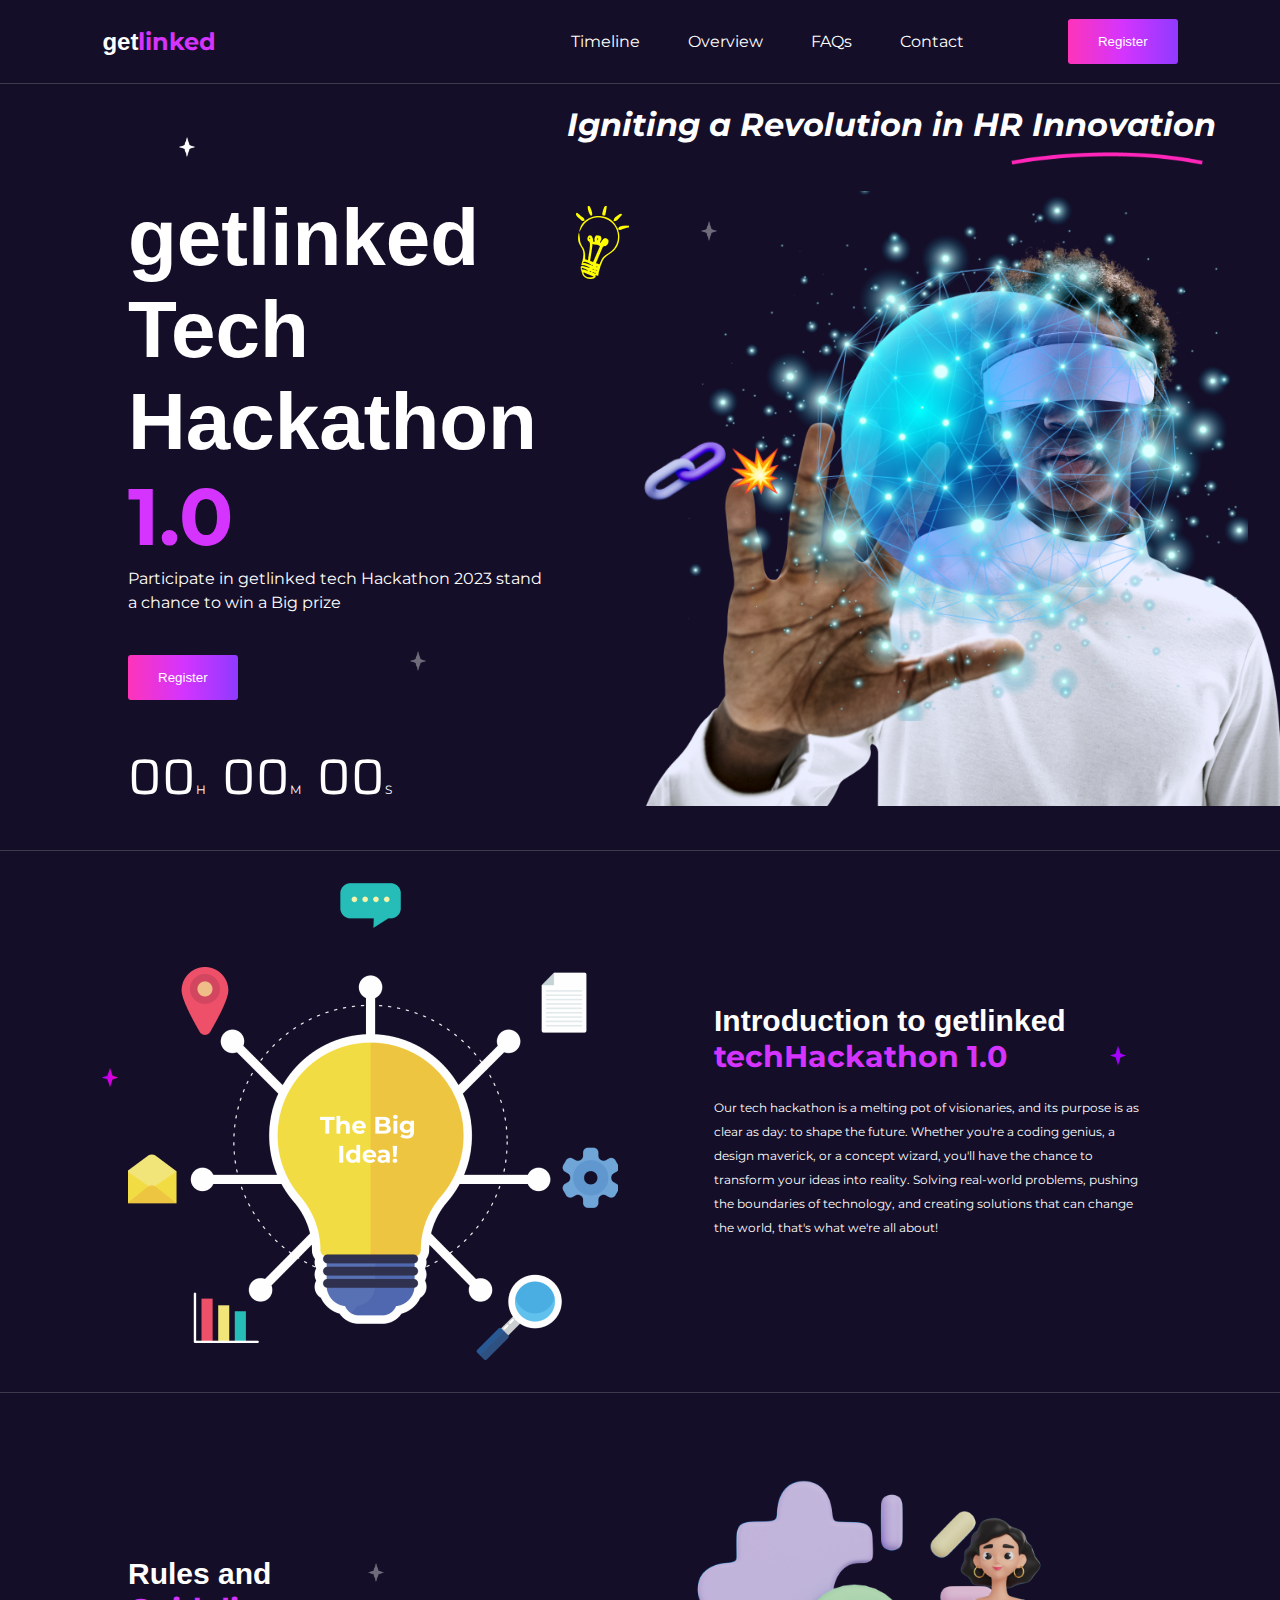
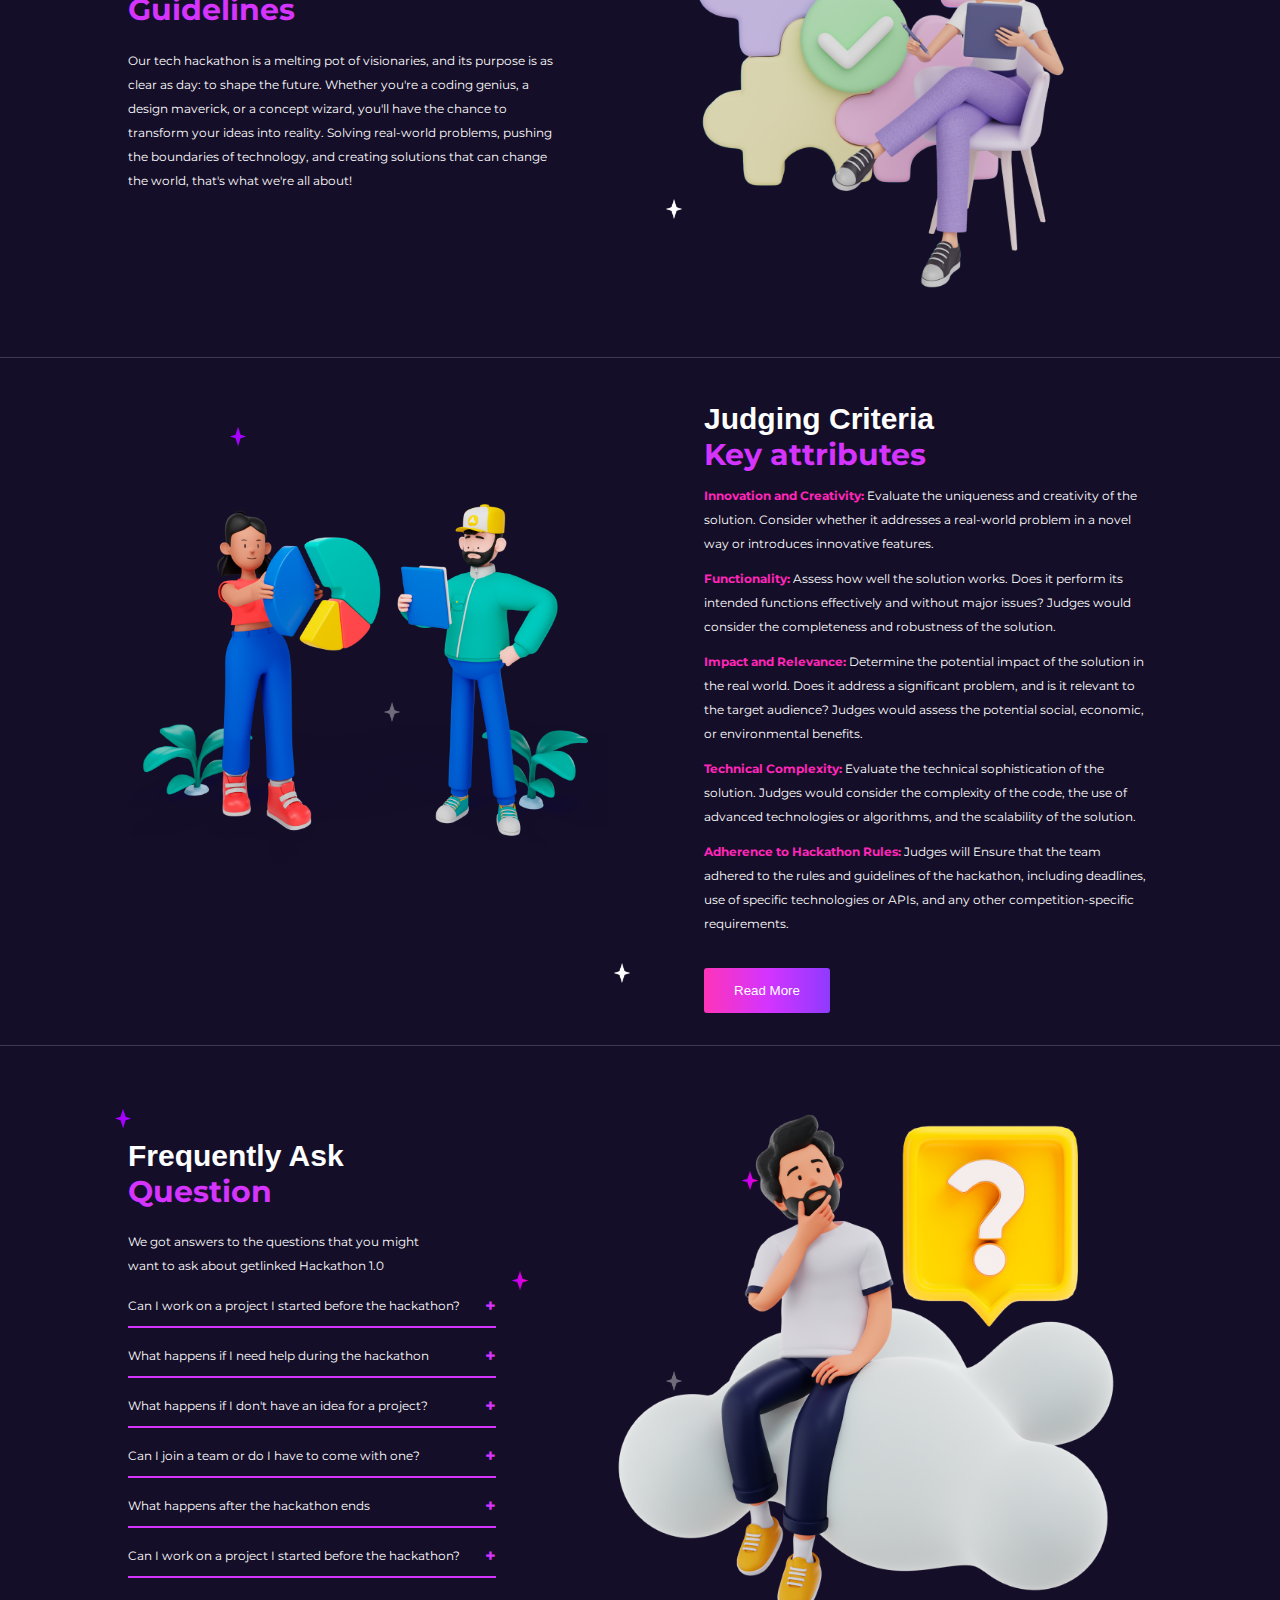
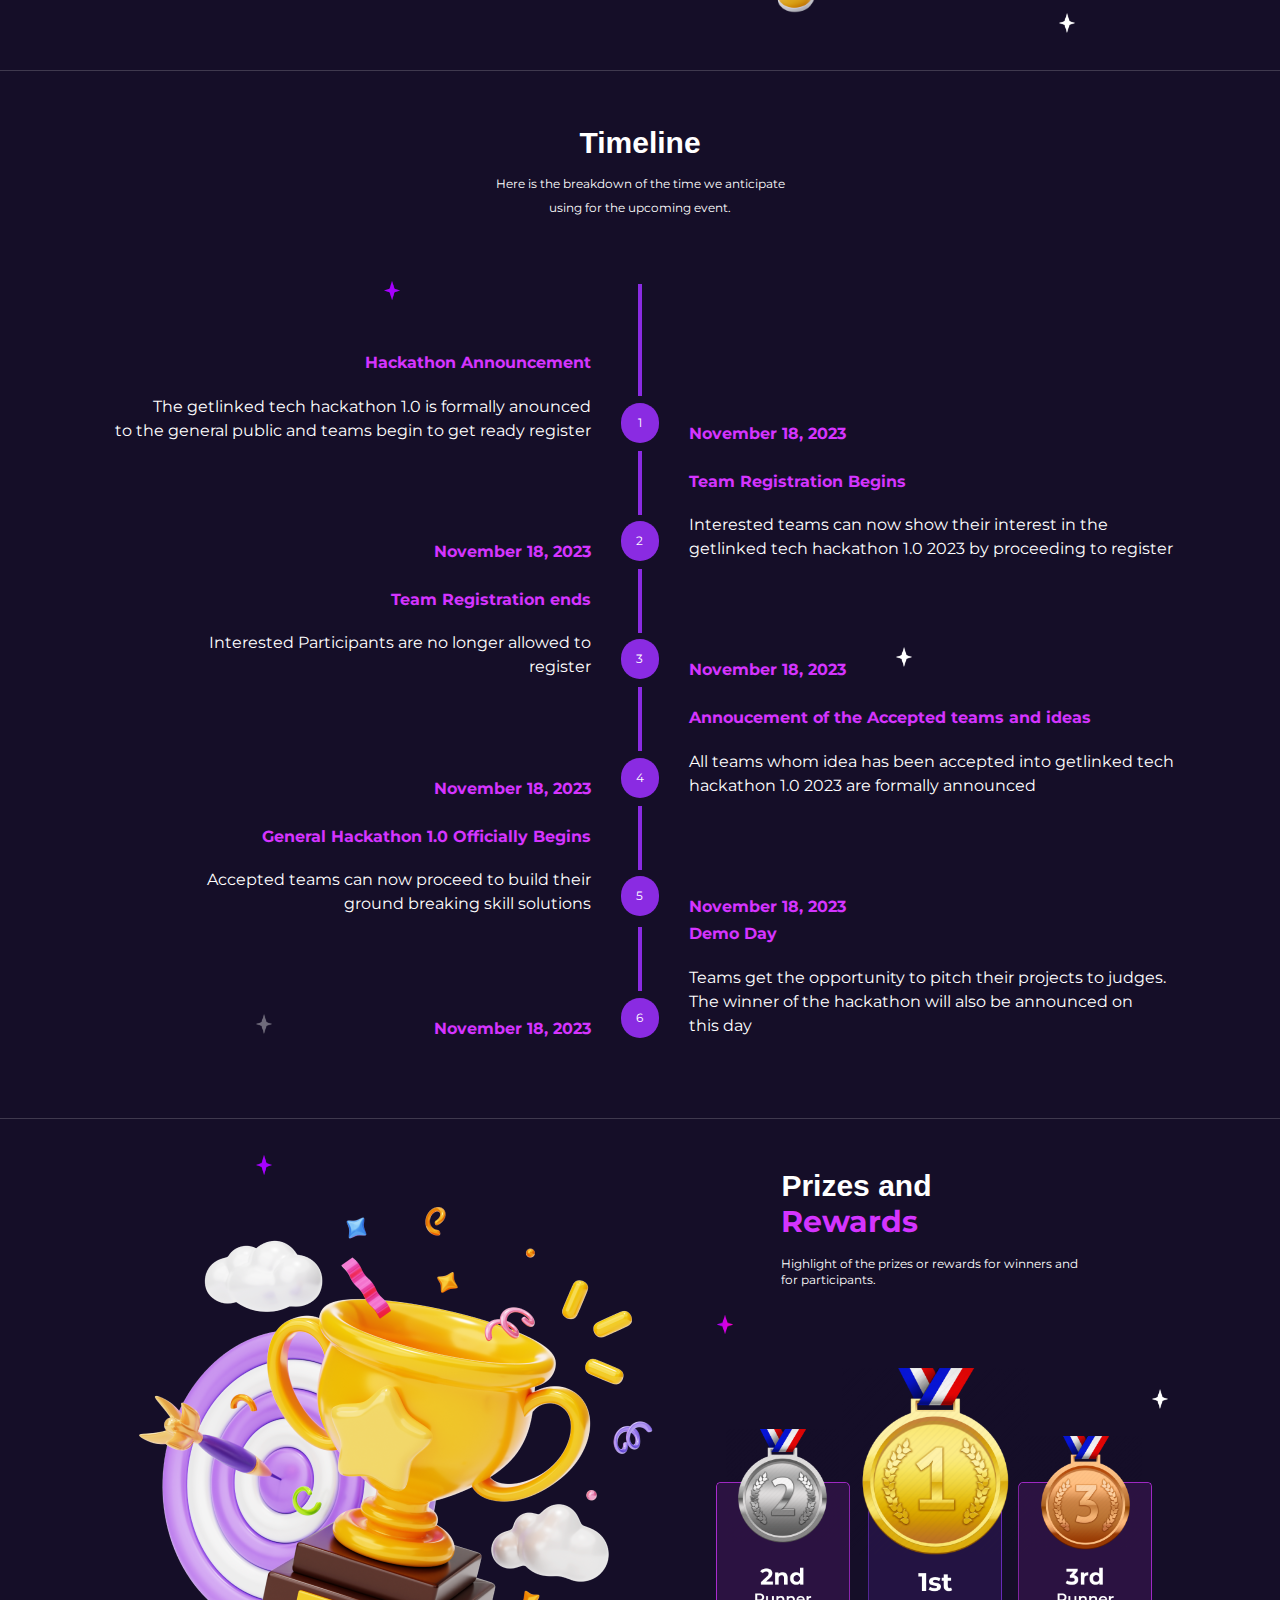
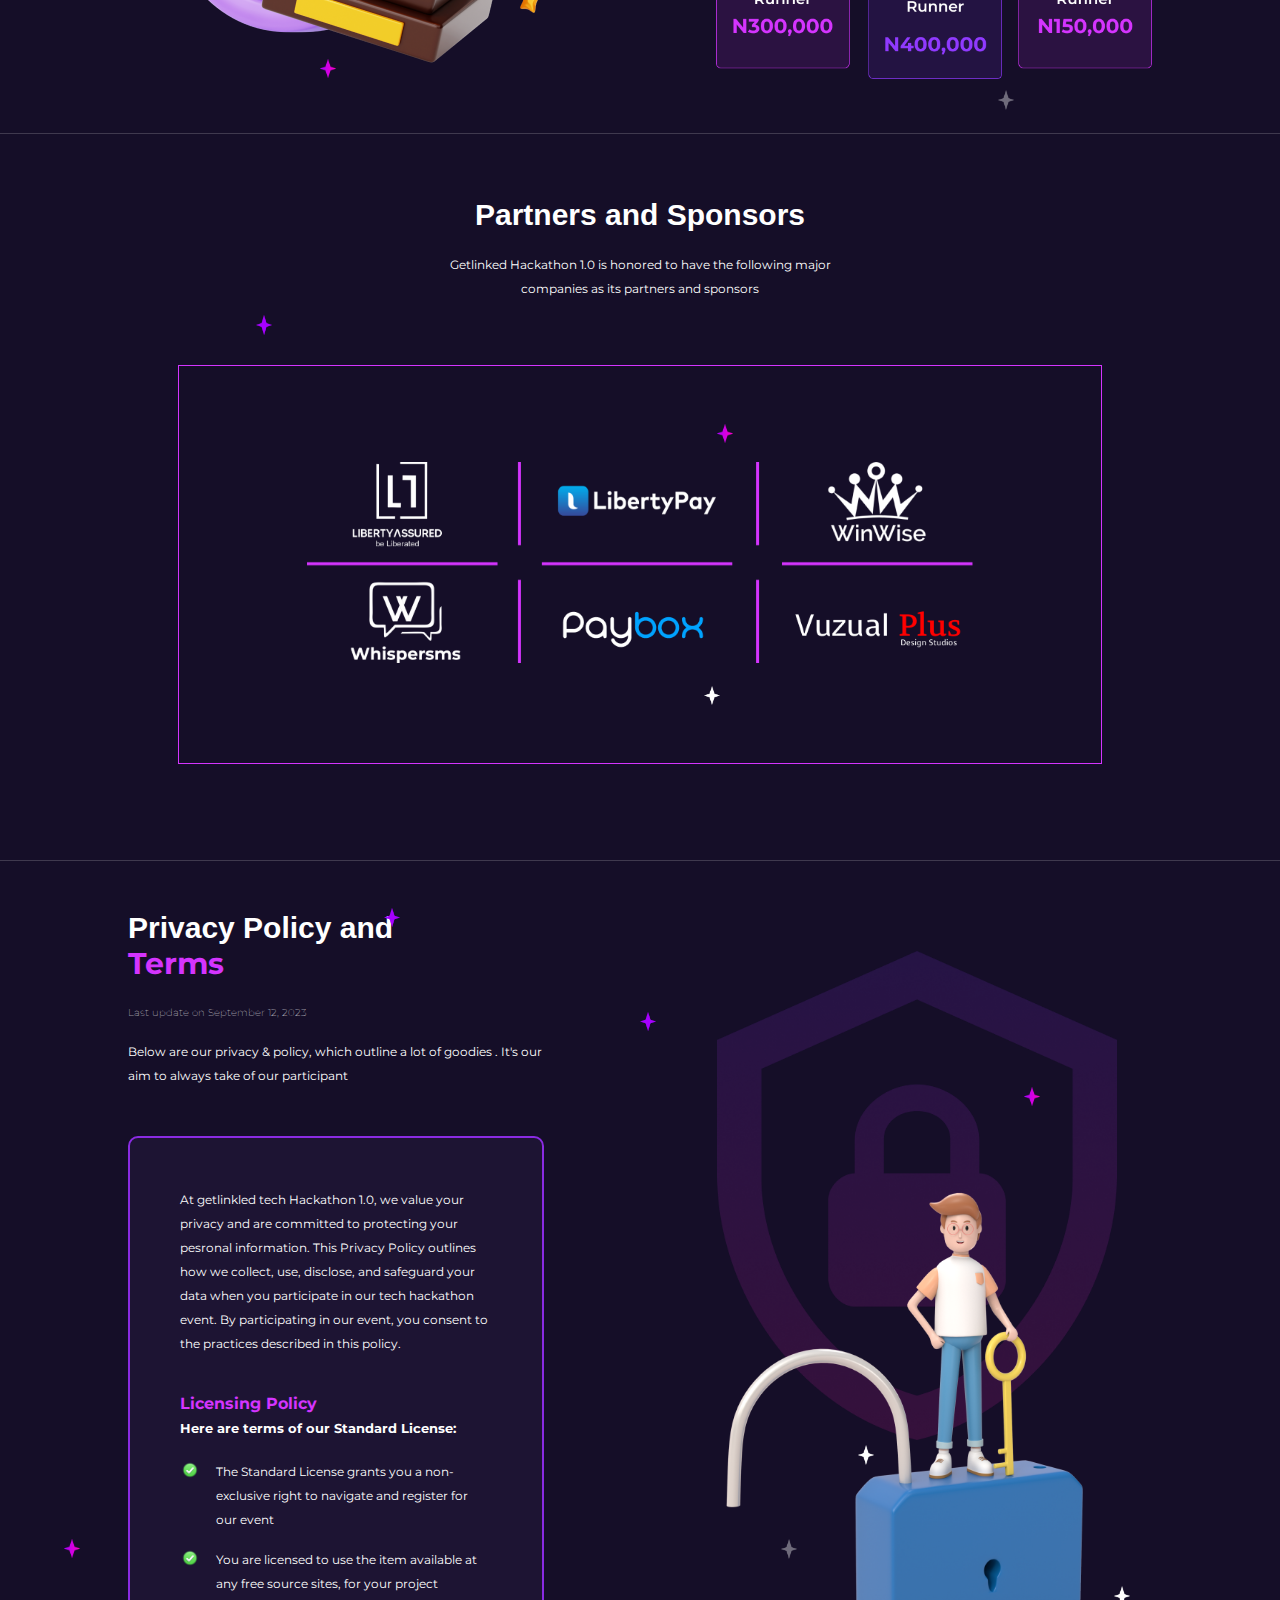
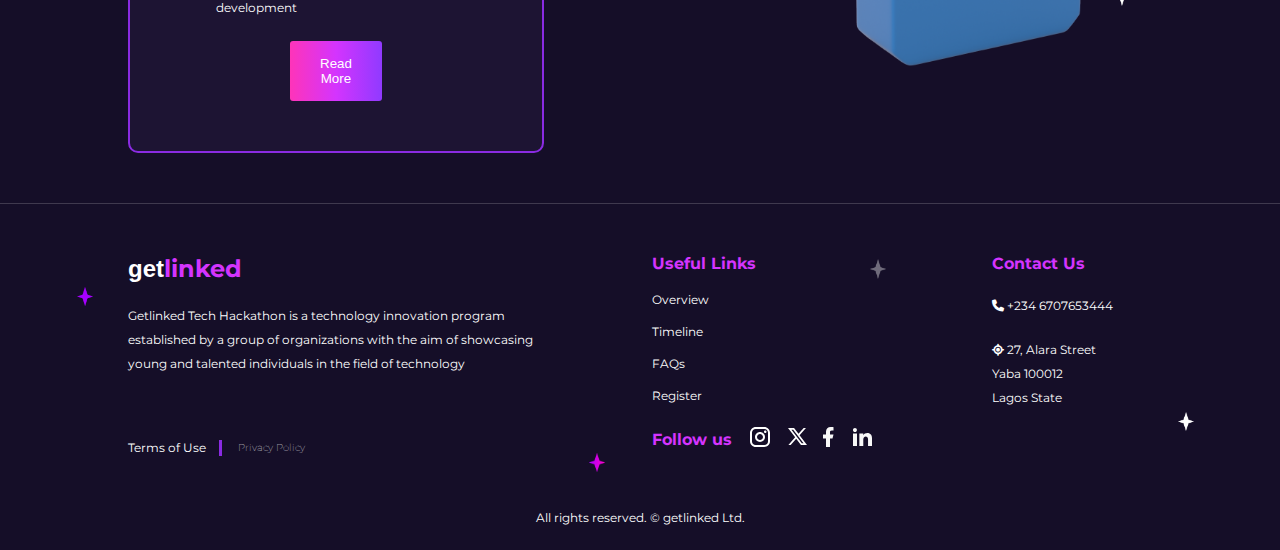
<file: index.html>
<!DOCTYPE html>
<html lang="en">
<head>
    <meta charset="UTF-8">
    <meta name="viewport" content="width=device-width, initial-scale=1.0">
    <title>Getlinked.ai</title>
    <link rel="stylesheet" href="style.css">
    <link rel="stylesheet" href="css/all.css">
    <link href="https://api.fontshare.com/v2/css?f[]=clash-display@400,500,600&f[]=nippo@200&display=swap" rel="stylesheet">
</head>
<body>
    <header>
        <section class="b">
            <a href="index.html"><h2>get<span>linked</span></h2></a>
            <nav id="navBar">
                <svg width="11" height="11" viewBox="0 0 11 11" fill="none" xmlns="http://www.w3.org/2000/svg" onclick="hideMenu()">
                    <path id="nav-icon" d="M0.307505 10.6925C0.504459 10.8894 0.771552 11 1.05005 11C1.32854 11 1.59563 10.8894 1.79259 10.6925L5.50634 6.97874L9.22009 10.6925C9.41818 10.8838 9.68348 10.9897 9.95886 10.9873C10.2342 10.9849 10.4977 10.8744 10.6924 10.6797C10.8871 10.485 10.9976 10.2216 11 9.94617C11.0024 9.6708 10.8965 9.4055 10.7052 9.20741L6.99142 5.49366L10.7052 1.77991C10.8965 1.58182 11.0024 1.31652 11 1.04114C10.9976 0.765767 10.8871 0.502346 10.6924 0.307617C10.4977 0.112889 10.2342 0.00243378 9.95886 4.1008e-05C9.68348 -0.00235271 9.41818 0.103509 9.22009 0.294824L5.50634 4.00858L1.79259 0.294824C1.5945 0.103509 1.3292 -0.00235271 1.05383 4.1008e-05C0.778448 0.00243378 0.515027 0.112889 0.320299 0.307617C0.12557 0.502346 0.0151142 0.765767 0.0127213 1.04114C0.0103283 1.31652 0.11619 1.58182 0.307505 1.77991L4.02126 5.49366L0.307505 9.20741C0.110609 9.40437 0 9.67146 0 9.94995C0 10.2284 0.110609 10.4955 0.307505 10.6925Z" fill="#F8F8F8"/>
                    </svg>
                <ul>
                    <li><a href="#timeline">Timeline</a></li>
                    <li><a href="#overview">Overview</a></li>
                    <li><a href="#faq">FAQs</a></li>
                    <li><a href="contact.html">Contact</a></li>
                </ul>
                <a href="register.html"><button type="submit">Register</button></a>
            </nav>
            <svg width="19" height="14" viewBox="0 0 19 14" fill="none" xmlns="http://www.w3.org/2000/svg" onclick="showMenu()">
                <path id="nav-icon" d="M1.35714 0H8.14286C8.50279 0 8.84799 0.1475 9.1025 0.410051C9.35701 0.672601 9.5 1.0287 9.5 1.4C9.5 1.7713 9.35701 2.1274 9.1025 2.38995C8.84799 2.6525 8.50279 2.8 8.14286 2.8H1.35714C0.997206 2.8 0.652012 2.6525 0.397498 2.38995C0.142984 2.1274 0 1.7713 0 1.4C0 1.0287 0.142984 0.672601 0.397498 0.410051C0.652012 0.1475 0.997206 0 1.35714 0ZM10.8571 11.2H17.6429C18.0028 11.2 18.348 11.3475 18.6025 11.6101C18.857 11.8726 19 12.2287 19 12.6C19 12.9713 18.857 13.3274 18.6025 13.5899C18.348 13.8525 18.0028 14 17.6429 14H10.8571C10.4972 14 10.152 13.8525 9.8975 13.5899C9.64298 13.3274 9.5 12.9713 9.5 12.6C9.5 12.2287 9.64298 11.8726 9.8975 11.6101C10.152 11.3475 10.4972 11.2 10.8571 11.2ZM1.35714 5.6H17.6429C18.0028 5.6 18.348 5.7475 18.6025 6.01005C18.857 6.2726 19 6.6287 19 7C19 7.3713 18.857 7.7274 18.6025 7.98995C18.348 8.2525 18.0028 8.4 17.6429 8.4H1.35714C0.997206 8.4 0.652012 8.2525 0.397498 7.98995C0.142984 7.7274 0 7.3713 0 7C0 6.6287 0.142984 6.2726 0.397498 6.01005C0.652012 5.7475 0.997206 5.6 1.35714 5.6Z" fill="white"/>
            </svg>
        </section>
    </header>
    <section class="firstsec">
        <img class="ve-one abs blink" src="./image/star1.png" alt="">
        <img class="ve-two abs blink" src="./image/star.png" alt="">
        <img class="ve-three abs blink" src="./image/star.png" alt="">
        <h3>Igniting a Revolution in HR Innovation</h3>
        <img class="ig4 abs" src="./image/Vector 4.png" alt="">
        <img class="ig3" src="./image/Creative 1.png" alt="">
        <div class="c">
            <div class="d">
                <h1>getlinked Tech<br><div class="main-ig"><strong>Hackathon <span>1.0</span></strong><img src="./image/chain-9365116-7621444.png" alt=""><img class="second-img" src="./image/1f4a5.png" alt=""></div></h1>
                <p>Participate in getlinked tech Hackathon 2023 stand <br> a chance to win a Big prize</p>
                <button type="submit"><a href="register.html">Register</a></button>
                <div class="f">
                    <p><span>00</span>H</p>
                    <p><span>00</span>M</p>
                    <p><span>00</span>S</p>
                </div>
            </div>
                <img src="./image/man-wearing-smart-glasses-touching-virtual screen.png" alt="">
        </div>
        <div><img class="ig5 ab" src="./image/Image 1.png" alt=""></div>
    </section>
    <section class="secondsec" id="overview">
        <img class="ve-four abs blink" src="./image/sata gra.png" alt="">
        <img class="ve-five abs blink" src="./image/star pu.png" alt="">
        <div class="sec">
                <img src="./image/The big idea.png" alt="">
            <div class="secondsec-col">
                <h4>Introduction to getlinked <br> <span>techHackathon 1.0</span></h4>
                <p>Our tech hackathon is a melting pot of visionaries, and its purpose is as
                    clear as day: to shape the future. Whether you're a coding genius, a
                    design maverick, or a concept wizard, you'll have the chance to transform
                    your ideas into reality. Solving real-world problems, pushing the boundaries
                    of technology, and creating solutions that can change the world,
                    that's what we're all about!</p>
            </div>
        </div>
    </section>
    <section class="thirdsec">
        <img class="vec-five abs blink" src="./image/star.png" alt="">
        <img class="vec-six abs blink" src="./image/star1.png" alt="">
        <div class="sec">
            <div class="thirdsec-col">
                <h4>Rules and <br> <span>Guidelines</span></h4>
                <p>Our tech hackathon is a melting pot of visionaries, and its purpose is as
                    clear as day: to shape the future. Whether you're a coding genius, a
                    design maverick, or a concept wizard, you'll have the chance to transform
                    your ideas into reality. Solving real-world problems, pushing the boundaries
                    of technology, and creating solutions that can change the world,
                    that's what we're all about!</p>
            </div>
                <img src="./image/7450159 1.png" alt="">
        </div>
    </section>
    <section class="fourthsec">
        <img class="vec-seven abs blink" src="./image/star pu.png" alt="">
        <img class="vec-eight abs blink" src="./image/star.png" alt="">
        <img class="vec-nine abs blink" src="./image/star1.png" alt="">
        <div class="sec">
            <img src="./image/8046554 1.png" alt="">
            <div class="fourthsec-col">
                <h4>Judging Criteria <br> <span>Key attributes</span></h4>
                <p> <span>Innovation and Creativity:</span> Evaluate the uniqueness and creativity of the
                    solution. Consider whether it addresses a real-world problem in a novel
                    way or introduces innovative features.</p>
                <p> <span>Functionality:</span> Assess how well the solution works. Does it perform its
                    intended functions effectively and without major issues? Judges would
                    consider the completeness and robustness of the solution.</p>
                <p> <span>Impact and Relevance:</span> Determine the potential impact of the solution
                    in the real world. Does it address a significant problem, and is it relevant
                    to the target audience? Judges would assess the potential social,
                    economic, or environmental benefits.</p>
                <p> <span>Technical Complexity:</span> Evaluate the technical sophistication of the solution.
                    Judges would consider the complexity of the code, the use of advanced
                    technologies or algorithms, and the scalability of the solution.</p>
                <p> <span>Adherence to Hackathon Rules:</span> Judges will Ensure that the team adhered
                    to the rules and guidelines of the hackathon, including deadlines, use of
                    specific technologies or APIs, and any other competition-specific requirements.</p>
                    <button type="submit">Read More</button>
            </div>
        </div>
    </section>
    <section class="fifthsec" id="faq">
        <img class="t1 abs blink" src="./image/star pu.png" alt="">
        <img class="t2 abs blink" src="./image/sata gra.png" alt="">
        <img class="t3 abs blink" src="./image/sata gra.png" alt="">
        <img class="t4 abs blink" src="./image/star.png" alt="">
        <img class="t5 abs blink" src="./image/star1.png" alt="">
        <div class="sec">
            <div class="fifthsec-col">
                <h4>Frequently Ask <br> <span>Question</span></h4>
                <p>We got answers to the questions that you might <br>want to ask about getlinked Hackathon 1.0</p>
                <div class="faq">
                    <p class="questions">Can I work on a project I started before the hackathon?<span>+</span></p>
                    <p class="questions">What happens if I need help during the hackathon<span>+</span></p>
                    <p class="questions">What happens if I don't have an idea for a project?<span>+</span></p>
                    <p class="questions">Can I join a team or do I have to come with one?<span>+</span></p>
                    <p class="questions">What happens after the hackathon ends<span>+</span></p>
                    <p class="questions">Can I work on a project I started before the hackathon?<span>+</span></p>
                </div>
            </div>
            <img src="./image/cwok_casual_21 1.png" alt="">
        </div>
    </section>
    <section class="sixth-sec" id="timeline">
        <img class="i1 abs blink" src="./image/star pu.png" alt="">
        <img class="i2 abs blink" src="./image/star.png" alt="">
        <img class="i3 abs blink" src="./image/star1.png" alt="">
        <div class="timeline">
            <h4>Timeline</h4>
            <p>Here is the breakdown of the time we anticipate <br> using for the upcoming event.</p>
        </div>
        <div class="grid">
            <div class="grid-content1">
                <div class="content-right">
                <span>Hackathon Announcement</span><p>The getlinked tech hackathon 1.0 is formally anounced <br> to the general public and teams begin to get ready register</p>
                </div>
                <div class="middle">
                    <div class="line"></div>
                    <div class="circle"><p>1</p></div>
                </div>
                <span>November 18, 2023</span>
            </div>
            <div class="grid-content2">
                <span class="left">November 18, 2023</span>
                <div class="middle">
                    <div class="lines"></div>
                    <div class="circle"><p>2</p></div>
                </div>
                <div class="content-left">
                    <span>Team Registration Begins</span><p>Interested teams can now show their interest in the <br> getlinked tech hackathon 1.0 2023 by proceeding to register</p>
                    </div>
            </div>
            <div class="grid-content3">
                <div class="content-right">
                <span>Team Registration ends</span><p>Interested Participants are no longer allowed to <br> register</p>
                </div>
                <div class="middle">
                    <div class="lines"></div>
                    <div class="circle"><p>3</p></div>
                </div>
                <span>November 18, 2023</span>
            </div>
            <div class="grid-content4">
                <span class="left">November 18, 2023</span>
                <div class="middle">
                    <div class="lines"></div>
                    <div class="circle"><p>4</p></div>
                </div>
                <div class="content-left">
                    <span>Annoucement of the Accepted teams and ideas</span><p>All teams whom idea has been accepted into getlinked tech <br> hackathon 1.0 2023 are formally announced</p>
                    </div>
            </div>
            <div class="grid-content5">
                <div class="content-right">
                <span>General Hackathon 1.0 Officially Begins</span><p>Accepted teams can now proceed to build their <br> ground breaking skill solutions</p>
                </div>
                <div class="middle">
                    <div class="lines"></div>
                    <div class="circle"><p>5</p></div>
                </div>
                <span>November 18, 2023</span>
            </div>
            <div class="grid-content6">
                <span class="left">November 18, 2023</span>
                <div class="middle">
                    <div class="lines"></div>
                    <div class="circle"><p>6</p></div>
                </div>
                <div class="content-left">
                    <span>Demo Day</span><p>Teams get the opportunity to pitch their projects to judges. <br> The winner of the hackathon will also be announced on <br> this day</p>
                    </div>
            </div>
        </div>
        <div class="grid-mobile1">
            <div class="middle">
                <div class="line"></div>
                <div class="circle"><p>1</p></div>
            </div>
            <div class="col2">
                <span>Hackathon Announcement</span>
                <h6>The getlinked tech hackathon 1.0 is formally <br> anounced to the general public and teams <br> begin to get ready register</h6>
                <span>November 18, 2023</span>
            </div>
        </div>
        <div class="grid-mobile2">
            <div class="middle">
                <div class="line"></div>
                <div class="circle"><p>2</p></div>
            </div>
            <div class="col2">
                <span>Team Registration Begins</span>
                <h6>Interested teams can now show their interest <br> in the
                    getlinked tech hackathon 1.0 2023 by <br> proceeding to register</h6>
                <span>November 18, 2023</span>
            </div>
        </div>
        <div class="grid-mobile3">
            <div class="middle">
                <div class="line"></div>
                <div class="circle"><p>3</p></div>
            </div>
            <div class="col2">
                <span>Team Registration Ends</span>
                <h6>Interested Participants are no longer allowed <br> to register</h6>
                <span>November 18, 2023</span>
            </div>
        </div>
        <div class="grid-mobile4">
            <div class="middle">
                <div class="line"></div>
                <div class="circle"><p>4</p></div>
            </div>
            <div class="col2">
                <span>Annoucement of the Accepted teams <br> and ideas</span>
                <h6>All teams whom idea has been accepted into <br> getlinked tech hackathon 1.0 2023 <br> are formally announced</h6>
                <span>November 18, 2023</span>
            </div>
        </div>
        <div class="grid-mobile5">
            <div class="middle">
                <div class="line"></div>
                <div class="circle"><p>5</p></div>
            </div>
            <div class="col2">
                <span>General Hackathon 1.0 Officially Begins</span>
                <h6>Accepted teams can now proceed to build <br> their ground breaking skill solutions</h6>
                <span>November 18, 2023</span>
            </div>
        </div>
        <div class="grid-mobile6">
            <div class="middle">
                <div class="line"></div>
                <div class="circle"><p>6</p></div>
            </div>
            <div class="col2">
                <span>Demo Day</span>
                <h6>Teams get the opportunity to pitch their <br> projects to judges. The winner of the <br> hackathon will also be announced on this day</h6>
                <span>November 18, 2023</span>
            </div>
        </div>
    </section>
    <section class="sevensec">
        <img class="s1 abs blink" src="./image/star pu.png" alt="">
        <img class="s2 abs blink" src="./image/sata gra.png" alt="">
        <img class="s3 abs blink" src="./image/sata gra.png" alt="">
        <img class="s4 abs blink" src="./image/star.png" alt="">
        <img class="s5 abs blink" src="./image/star1.png" alt="">
        <div class="seven">
            <img src="./image/cup.png" alt="">
            <div class="seven-col">
                <div class="seven-text">
                    <h4>Prizes and <br><span>Rewards</span></h4>
                    <p>Highlight of the prizes or rewards for winners and for participants.</p>
                </div>
                <div class="seven-image">
                    <img src="./image/Rewards.png" alt="">
                </div>
            </div>
        </div>
    </section>
    <section class="eightsec">
        <img class="e1 abs blink" src="./image/star pu.png" alt="">
        <img class="e2 abs blink" src="./image/sata gra.png" alt="">
        <img class="e3 abs blink" src="./image/star1.png" alt="">
        <div class="eight-content">
            <div class="eight-text">
                <h4>Partners and Sponsors</h4>
                <p>Getlinked Hackathon 1.0 is honored to have the following major <br> companies as its partners and sponsors</p>
            </div>
            <div class="eight-image">
                <img src="./image/Partner and Sponsors.png" alt="">
            </div>
        </div>
    </section>
    <section class="ninesec">
        <img class="n1 abs blink" src="./image/star pu.png" alt="">
        <img class="n2 abs blink" src="./image/star pu.png" alt="">
        <img class="n3 abs blink" src="./image/sata gra.png" alt="">
        <img class="n4 abs blink" src="./image/sata gra.png" alt="">
        <img class="n5 abs blink" src="./image/star.png" alt="">
        <img class="n6 abs blink" src="./image/star1.png" alt="">
        <img class="n7 abs blink" src="./image/star1.png" alt="">
        <div class="nine">
            <div class="nine-col">
                <h4>Privacy Policy and <br><span>Terms</span></h4>
                <h6>Last update on September 12, 2023</h6>
                <p>Below are our privacy &amp; policy, which outline a lot of goodies . It's our aim to always take of our participant</p>
                <div class="nine-content">
                    <p>At getlinkled tech Hackathon 1.0, we value your privacy and are committed to protecting your pesronal information. This Privacy Policy outlines how we collect, use, disclose, and safeguard your data when you participate in our tech hackathon event. By participating in our event, you consent to the practices described in this  policy.</p>
                    <div class="va">
                        <span>Licensing Policy</span>
                        <h5>Here are terms of our Standard License:</h5>
                    </div>
                    <div class="valid">
                        <img src="./image/success.png" alt="">
                        <p>The Standard License grants you a non-exclusive right to navigate and register for our event</p>
                    </div>
                    <div class="valid">
                        <img src="./image/success.png" alt="">
                        <p>You are licensed to use the item available at any free source  sites, for your project development</p>
                    </div>
                    <button type="submit">Read More</button>
                </div>
            </div>
            <div class="nine-col2">
                <img class="fir" src="./image/Vector.png" alt="">
                <img class="nine-ig" src="./image/08 1.png" alt="">
            </div>
        </div>
    </section>
    <footer class="footer">
        <img class="f1 abs blink" src="./image/star pu.png" alt="">
        <img class="f2 abs blink" src="./image/sata gra.png" alt="">
        <img class="f3 abs blink" src="./image/star.png" alt="">
        <img class="f4 abs blink" src="./image/star1.png" alt="">
        <div class="footer-content">
            <div class="first-footer-content">
                <h2>get<span>linked</span></h2>
                <p>Getlinked Tech Hackathon is a technology innovation program <br> established by a group of organizations with the aim of showcasing <br> young and talented individuals in the field of technology</p>
                <div class="below">
                    <p>Terms of Use</p>
                    <h6>Privacy Policy</h6>
                </div>
            </div>
            <div class="second-footer-content">
                <span>Useful Links</span>
                <p>Overview</p>
                <p>Timeline</p>
                <p>FAQs</p>
                <p>Register</p>
                <div class="below2">
                    <span>Follow us</span>
                    <div class="svg1">
                        <svg width="24" height="24" viewBox="0 0 24 24" fill="none" xmlns="http://www.w3.org/2000/svg">
                            <g id="mdi:instagram">
                            <path id="Vector" d="M7.8 2H16.2C19.4 2 22 4.6 22 7.8V16.2C22 17.7383 21.3889 19.2135 20.3012 20.3012C19.2135 21.3889 17.7383 22 16.2 22H7.8C4.6 22 2 19.4 2 16.2V7.8C2 6.26174 2.61107 4.78649 3.69878 3.69878C4.78649 2.61107 6.26174 2 7.8 2ZM7.6 4C6.64522 4 5.72955 4.37928 5.05442 5.05442C4.37928 5.72955 4 6.64522 4 7.6V16.4C4 18.39 5.61 20 7.6 20H16.4C17.3548 20 18.2705 19.6207 18.9456 18.9456C19.6207 18.2705 20 17.3548 20 16.4V7.6C20 5.61 18.39 4 16.4 4H7.6ZM17.25 5.5C17.5815 5.5 17.8995 5.6317 18.1339 5.86612C18.3683 6.10054 18.5 6.41848 18.5 6.75C18.5 7.08152 18.3683 7.39946 18.1339 7.63388C17.8995 7.8683 17.5815 8 17.25 8C16.9185 8 16.6005 7.8683 16.3661 7.63388C16.1317 7.39946 16 7.08152 16 6.75C16 6.41848 16.1317 6.10054 16.3661 5.86612C16.6005 5.6317 16.9185 5.5 17.25 5.5ZM12 7C13.3261 7 14.5979 7.52678 15.5355 8.46447C16.4732 9.40215 17 10.6739 17 12C17 13.3261 16.4732 14.5979 15.5355 15.5355C14.5979 16.4732 13.3261 17 12 17C10.6739 17 9.40215 16.4732 8.46447 15.5355C7.52678 14.5979 7 13.3261 7 12C7 10.6739 7.52678 9.40215 8.46447 8.46447C9.40215 7.52678 10.6739 7 12 7ZM12 9C11.2044 9 10.4413 9.31607 9.87868 9.87868C9.31607 10.4413 9 11.2044 9 12C9 12.7956 9.31607 13.5587 9.87868 14.1213C10.4413 14.6839 11.2044 15 12 15C12.7956 15 13.5587 14.6839 14.1213 14.1213C14.6839 13.5587 15 12.7956 15 12C15 11.2044 14.6839 10.4413 14.1213 9.87868C13.5587 9.31607 12.7956 9 12 9Z" fill="white"/>
                            </g>
                            </svg>
                            <svg width="19" height="17" viewBox="0 0 19 17" fill="none" xmlns="http://www.w3.org/2000/svg">
                                <path  d="M6.04545 0H0L7.13364 9.3619L0.388636 17H2.67727L8.19418 10.7533L12.9545 17H19L11.5658 7.2437L17.9636 0H15.675L10.5053 5.8531L6.04545 0ZM13.8182 15.3L3.45455 1.7H5.18182L15.5455 15.3H13.8182Z" fill="white"/>
                                </svg>
                                <svg width="11" height="20" viewBox="0 0 11 20" fill="none" xmlns="http://www.w3.org/2000/svg">
                                    <path  d="M7 11.5H9.5L10.5 7.5H7V5.5C7 4.47 7 3.5 9 3.5H10.5V0.14C10.174 0.0970001 8.943 0 7.643 0C4.928 0 3 1.657 3 4.7V7.5H0V11.5H3V20H7V11.5Z" fill="#F8F8F8"/>
                                    </svg>
                                    <svg width="24" height="24" viewBox="0 0 24 24" fill="none" xmlns="http://www.w3.org/2000/svg">
                                        <g id="ri:linkedin-fill">
                                        <path  d="M6.94 5.00002C6.93974 5.53046 6.72877 6.03906 6.35351 6.41394C5.97825 6.78883 5.46944 6.99929 4.939 6.99902C4.40857 6.99876 3.89997 6.78779 3.52508 6.41253C3.1502 6.03727 2.93974 5.52846 2.94 4.99802C2.94027 4.46759 3.15124 3.95899 3.5265 3.5841C3.90176 3.20922 4.41057 2.99876 4.941 2.99902C5.47144 2.99929 5.98004 3.21026 6.35492 3.58552C6.72981 3.96078 6.94027 4.46959 6.94 5.00002ZM7 8.48002H3V21H7V8.48002ZM13.32 8.48002H9.34V21H13.28V14.43C13.28 10.77 18.05 10.43 18.05 14.43V21H22V13.07C22 6.90002 14.94 7.13002 13.28 10.16L13.32 8.48002Z" fill="#F8F8F8"/>
                                        </g>
                            </svg>
                    </div>
                </div>
            </div>
            <div class="third-footer-content">
                <span>Contact Us</span>
                <p><i class="fa-solid fa-phone"></i> +234 6707653444</p>
                <p><i class="fa-solid fa-location"></i> 27, Alara Street <br> Yaba 100012 <br> Lagos State</p>
            </div>
        </div>
        <div class="below3">
            <p>All rights reserved. © getlinked Ltd.</p>
        </div>
    </footer>
    <script src="./index.js"></script>
</body>
</html>
</file>
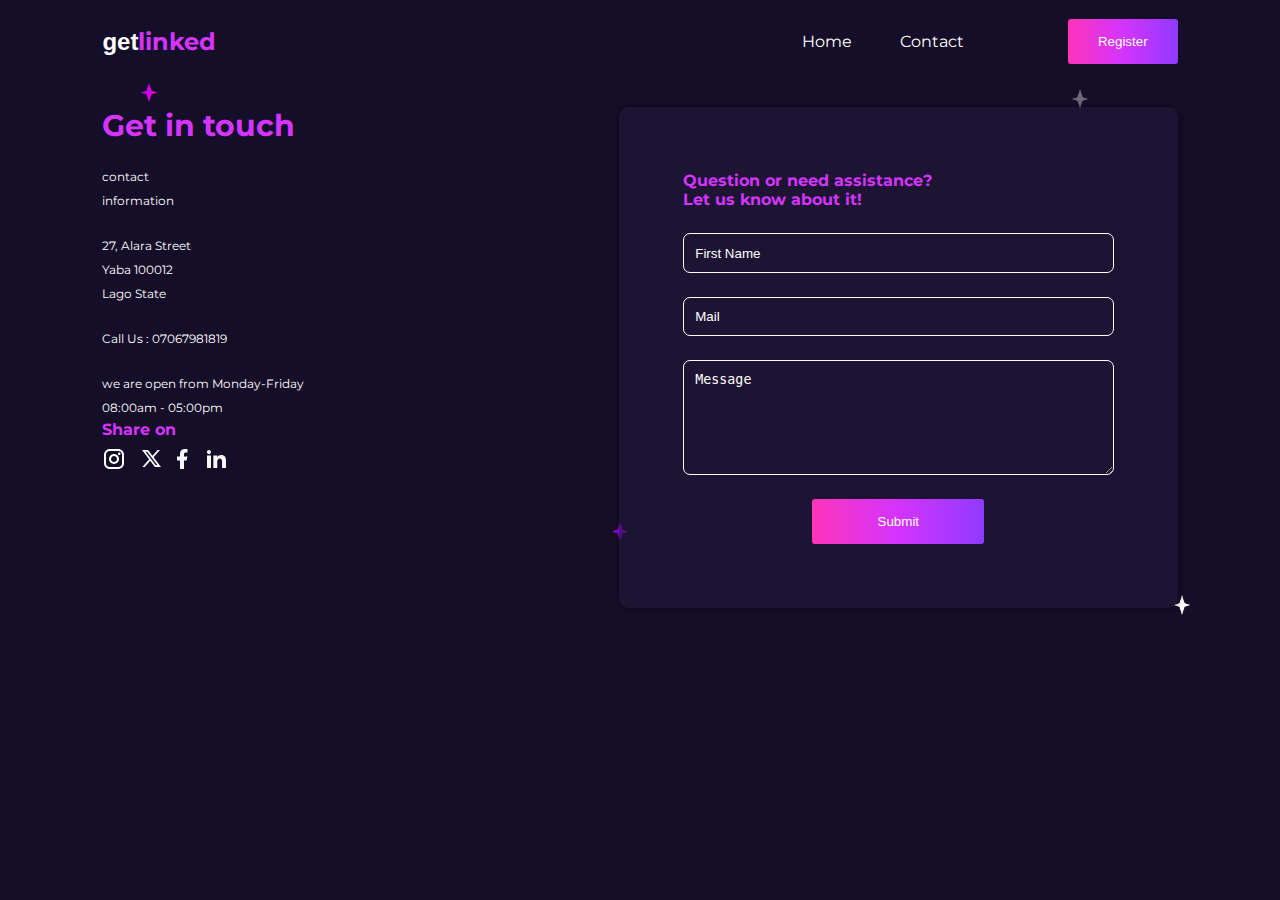
<file: contact.html>
<!DOCTYPE html>
<html lang="en">
<head>
    <meta charset="UTF-8">
    <meta name="viewport" content="width=device-width, initial-scale=1.0">
    <title>Document</title>
    <link rel="stylesheet" href="style.css">
</head>
<body>
    <header>
        <section class="b">
            <a href="index.html"><h2>get<span>linked</span></h2></a>
            <nav id="navBar">
                <svg width="11" height="11" viewBox="0 0 11 11" fill="none" xmlns="http://www.w3.org/2000/svg" onclick="hideMenu()">
                    <path id="nav-icon" d="M0.307505 10.6925C0.504459 10.8894 0.771552 11 1.05005 11C1.32854 11 1.59563 10.8894 1.79259 10.6925L5.50634 6.97874L9.22009 10.6925C9.41818 10.8838 9.68348 10.9897 9.95886 10.9873C10.2342 10.9849 10.4977 10.8744 10.6924 10.6797C10.8871 10.485 10.9976 10.2216 11 9.94617C11.0024 9.6708 10.8965 9.4055 10.7052 9.20741L6.99142 5.49366L10.7052 1.77991C10.8965 1.58182 11.0024 1.31652 11 1.04114C10.9976 0.765767 10.8871 0.502346 10.6924 0.307617C10.4977 0.112889 10.2342 0.00243378 9.95886 4.1008e-05C9.68348 -0.00235271 9.41818 0.103509 9.22009 0.294824L5.50634 4.00858L1.79259 0.294824C1.5945 0.103509 1.3292 -0.00235271 1.05383 4.1008e-05C0.778448 0.00243378 0.515027 0.112889 0.320299 0.307617C0.12557 0.502346 0.0151142 0.765767 0.0127213 1.04114C0.0103283 1.31652 0.11619 1.58182 0.307505 1.77991L4.02126 5.49366L0.307505 9.20741C0.110609 9.40437 0 9.67146 0 9.94995C0 10.2284 0.110609 10.4955 0.307505 10.6925Z" fill="#F8F8F8"/>
                    </svg>
                <ul>
                    <li id="hom"><a href="index.html">Home</a></li>
                    <li><a href="contact.html">Contact</a></li>
                </ul>
                <a href="register.html"><button type="submit">Register</button></a>
            </nav>
            <svg width="19" height="14" viewBox="0 0 19 14" fill="none" xmlns="http://www.w3.org/2000/svg" onclick="showMenu()">
                <path id="nav-icon" d="M1.35714 0H8.14286C8.50279 0 8.84799 0.1475 9.1025 0.410051C9.35701 0.672601 9.5 1.0287 9.5 1.4C9.5 1.7713 9.35701 2.1274 9.1025 2.38995C8.84799 2.6525 8.50279 2.8 8.14286 2.8H1.35714C0.997206 2.8 0.652012 2.6525 0.397498 2.38995C0.142984 2.1274 0 1.7713 0 1.4C0 1.0287 0.142984 0.672601 0.397498 0.410051C0.652012 0.1475 0.997206 0 1.35714 0ZM10.8571 11.2H17.6429C18.0028 11.2 18.348 11.3475 18.6025 11.6101C18.857 11.8726 19 12.2287 19 12.6C19 12.9713 18.857 13.3274 18.6025 13.5899C18.348 13.8525 18.0028 14 17.6429 14H10.8571C10.4972 14 10.152 13.8525 9.8975 13.5899C9.64298 13.3274 9.5 12.9713 9.5 12.6C9.5 12.2287 9.64298 11.8726 9.8975 11.6101C10.152 11.3475 10.4972 11.2 10.8571 11.2ZM1.35714 5.6H17.6429C18.0028 5.6 18.348 5.7475 18.6025 6.01005C18.857 6.2726 19 6.6287 19 7C19 7.3713 18.857 7.7274 18.6025 7.98995C18.348 8.2525 18.0028 8.4 17.6429 8.4H1.35714C0.997206 8.4 0.652012 8.2525 0.397498 7.98995C0.142984 7.7274 0 7.3713 0 7C0 6.6287 0.142984 6.2726 0.397498 6.01005C0.652012 5.7475 0.997206 5.6 1.35714 5.6Z" fill="white"/>
            </svg>
        </section>
    </header>
    <section class="con">
        <img class="con1 abs blink" src="./image/sata gra.png" alt="">
        <img class="con2 abs blink" src="./image/star pu.png" alt="">
        <img class="con3 abs blink" src="./image/star1.png" alt="">
        <img class="con4 abs blink" src="./image/star.png" alt="">
        <div class="con-sec">
            <div class="con-col">
                <h4><span>Get in touch</span></h4>
                <p>contact <br> information</p>
                <p>27, Alara Street <br> Yaba 100012 <br> Lago State</p>
                <p>Call Us : 07067981819</p>
                <p>we are open from Monday-Friday <br> 08:00am - 05:00pm</p>
                <span>Share on</span>
                <div class="svg1">
                    <svg width="24" height="24" viewBox="0 0 24 24" fill="none" xmlns="http://www.w3.org/2000/svg">
                        <g id="mdi:instagram">
                        <path id="Vector" d="M7.8 2H16.2C19.4 2 22 4.6 22 7.8V16.2C22 17.7383 21.3889 19.2135 20.3012 20.3012C19.2135 21.3889 17.7383 22 16.2 22H7.8C4.6 22 2 19.4 2 16.2V7.8C2 6.26174 2.61107 4.78649 3.69878 3.69878C4.78649 2.61107 6.26174 2 7.8 2ZM7.6 4C6.64522 4 5.72955 4.37928 5.05442 5.05442C4.37928 5.72955 4 6.64522 4 7.6V16.4C4 18.39 5.61 20 7.6 20H16.4C17.3548 20 18.2705 19.6207 18.9456 18.9456C19.6207 18.2705 20 17.3548 20 16.4V7.6C20 5.61 18.39 4 16.4 4H7.6ZM17.25 5.5C17.5815 5.5 17.8995 5.6317 18.1339 5.86612C18.3683 6.10054 18.5 6.41848 18.5 6.75C18.5 7.08152 18.3683 7.39946 18.1339 7.63388C17.8995 7.8683 17.5815 8 17.25 8C16.9185 8 16.6005 7.8683 16.3661 7.63388C16.1317 7.39946 16 7.08152 16 6.75C16 6.41848 16.1317 6.10054 16.3661 5.86612C16.6005 5.6317 16.9185 5.5 17.25 5.5ZM12 7C13.3261 7 14.5979 7.52678 15.5355 8.46447C16.4732 9.40215 17 10.6739 17 12C17 13.3261 16.4732 14.5979 15.5355 15.5355C14.5979 16.4732 13.3261 17 12 17C10.6739 17 9.40215 16.4732 8.46447 15.5355C7.52678 14.5979 7 13.3261 7 12C7 10.6739 7.52678 9.40215 8.46447 8.46447C9.40215 7.52678 10.6739 7 12 7ZM12 9C11.2044 9 10.4413 9.31607 9.87868 9.87868C9.31607 10.4413 9 11.2044 9 12C9 12.7956 9.31607 13.5587 9.87868 14.1213C10.4413 14.6839 11.2044 15 12 15C12.7956 15 13.5587 14.6839 14.1213 14.1213C14.6839 13.5587 15 12.7956 15 12C15 11.2044 14.6839 10.4413 14.1213 9.87868C13.5587 9.31607 12.7956 9 12 9Z" fill="white"/>
                        </g>
                        </svg>
                        <svg width="19" height="17" viewBox="0 0 19 17" fill="none" xmlns="http://www.w3.org/2000/svg">
                            <path id="Vector" d="M6.04545 0H0L7.13364 9.3619L0.388636 17H2.67727L8.19418 10.7533L12.9545 17H19L11.5658 7.2437L17.9636 0H15.675L10.5053 5.8531L6.04545 0ZM13.8182 15.3L3.45455 1.7H5.18182L15.5455 15.3H13.8182Z" fill="white"/>
                            </svg>
                            <svg width="11" height="20" viewBox="0 0 11 20" fill="none" xmlns="http://www.w3.org/2000/svg">
                                <path id="Vector" d="M7 11.5H9.5L10.5 7.5H7V5.5C7 4.47 7 3.5 9 3.5H10.5V0.14C10.174 0.0970001 8.943 0 7.643 0C4.928 0 3 1.657 3 4.7V7.5H0V11.5H3V20H7V11.5Z" fill="#F8F8F8"/>
                                </svg>
                                <svg width="24" height="24" viewBox="0 0 24 24" fill="none" xmlns="http://www.w3.org/2000/svg">
                                    <g id="ri:linkedin-fill">
                                    <path id="Vector" d="M6.94 5.00002C6.93974 5.53046 6.72877 6.03906 6.35351 6.41394C5.97825 6.78883 5.46944 6.99929 4.939 6.99902C4.40857 6.99876 3.89997 6.78779 3.52508 6.41253C3.1502 6.03727 2.93974 5.52846 2.94 4.99802C2.94027 4.46759 3.15124 3.95899 3.5265 3.5841C3.90176 3.20922 4.41057 2.99876 4.941 2.99902C5.47144 2.99929 5.98004 3.21026 6.35492 3.58552C6.72981 3.96078 6.94027 4.46959 6.94 5.00002ZM7 8.48002H3V21H7V8.48002ZM13.32 8.48002H9.34V21H13.28V14.43C13.28 10.77 18.05 10.43 18.05 14.43V21H22V13.07C22 6.90002 14.94 7.13002 13.28 10.16L13.32 8.48002Z" fill="#F8F8F8"/>
                                    </g>
                                    </svg>
                </div>
            </div>
            <div class="concol">
                <span>Question or need assistance? <br> Let us know about it!</span>
                <input type="text" placeholder="First Name">
                <input type="email" placeholder="Mail">
                <textarea name="" rows="6" placeholder="Message"></textarea>
                <button type="submit">Submit</button>
            </div>
        </div>
    </section>
    <!----------------------------------- mobile-section--------------------------- -->
    <section class="mobile-contact">
        <img class="con1 abs blink" src="./image/sata gra.png" alt="">
        <img class="con2 abs blink" src="./image/star pu.png" alt="">
        <img class="con3 abs blink" src="./image/star1.png" alt="">
        <img class="con4 abs blink" src="./image/star.png" alt="">
        <div class="contact-content">
            <a href="index.html">
                <svg id="next" width="23" height="23" viewBox="0 0 23 23" fill="none" xmlns="http://www.w3.org/2000/svg">
                    <g id="Group 1">
                    <circle id="Ellipse 4" cx="11.5" cy="11.5" r="11" stroke="url(#paint0_linear_177_298)"/>
                    <path id="Vector 5" d="M12.2666 9.20001L9.19995 12.2667L12.2666 14.5667" stroke="white"/>
                    </g>
                    <defs>
                    <linearGradient id="paint0_linear_177_298" x1="11.5" y1="0" x2="11.5" y2="23" gradientUnits="userSpaceOnUse">
                    <stop stop-color="#903AFF"/>
                    <stop offset="1" stop-color="#FF26B9"/>
                    </linearGradient>
                    </defs>
                </svg>
            </a>
            <h4><span>Questions or need <br> assistance? <br> Let us know about it</span></h4>
            <p>Email us below to any question related <br> to our event</p>
            <div class="mobile-con-col">
                <input type="text" placeholder="First Name">
                <input type="text" placeholder="Topic">
                <input type="email" placeholder="Email">
                <textarea name="" rows="6" placeholder="Message"></textarea>
                <button type="submit">Submit</button>
            </div>
            <div class="contact-footer">
            <span>Share on</span>
            <div class="svg1">
                <svg width="24" height="24" viewBox="0 0 24 24" fill="none" xmlns="http://www.w3.org/2000/svg">
                    <g id="mdi:instagram">
                    <path id="Vector" d="M7.8 2H16.2C19.4 2 22 4.6 22 7.8V16.2C22 17.7383 21.3889 19.2135 20.3012 20.3012C19.2135 21.3889 17.7383 22 16.2 22H7.8C4.6 22 2 19.4 2 16.2V7.8C2 6.26174 2.61107 4.78649 3.69878 3.69878C4.78649 2.61107 6.26174 2 7.8 2ZM7.6 4C6.64522 4 5.72955 4.37928 5.05442 5.05442C4.37928 5.72955 4 6.64522 4 7.6V16.4C4 18.39 5.61 20 7.6 20H16.4C17.3548 20 18.2705 19.6207 18.9456 18.9456C19.6207 18.2705 20 17.3548 20 16.4V7.6C20 5.61 18.39 4 16.4 4H7.6ZM17.25 5.5C17.5815 5.5 17.8995 5.6317 18.1339 5.86612C18.3683 6.10054 18.5 6.41848 18.5 6.75C18.5 7.08152 18.3683 7.39946 18.1339 7.63388C17.8995 7.8683 17.5815 8 17.25 8C16.9185 8 16.6005 7.8683 16.3661 7.63388C16.1317 7.39946 16 7.08152 16 6.75C16 6.41848 16.1317 6.10054 16.3661 5.86612C16.6005 5.6317 16.9185 5.5 17.25 5.5ZM12 7C13.3261 7 14.5979 7.52678 15.5355 8.46447C16.4732 9.40215 17 10.6739 17 12C17 13.3261 16.4732 14.5979 15.5355 15.5355C14.5979 16.4732 13.3261 17 12 17C10.6739 17 9.40215 16.4732 8.46447 15.5355C7.52678 14.5979 7 13.3261 7 12C7 10.6739 7.52678 9.40215 8.46447 8.46447C9.40215 7.52678 10.6739 7 12 7ZM12 9C11.2044 9 10.4413 9.31607 9.87868 9.87868C9.31607 10.4413 9 11.2044 9 12C9 12.7956 9.31607 13.5587 9.87868 14.1213C10.4413 14.6839 11.2044 15 12 15C12.7956 15 13.5587 14.6839 14.1213 14.1213C14.6839 13.5587 15 12.7956 15 12C15 11.2044 14.6839 10.4413 14.1213 9.87868C13.5587 9.31607 12.7956 9 12 9Z" fill="white"/>
                    </g>
                    </svg>
                    <svg width="19" height="17" viewBox="0 0 19 17" fill="none" xmlns="http://www.w3.org/2000/svg">
                        <path id="Vector" d="M6.04545 0H0L7.13364 9.3619L0.388636 17H2.67727L8.19418 10.7533L12.9545 17H19L11.5658 7.2437L17.9636 0H15.675L10.5053 5.8531L6.04545 0ZM13.8182 15.3L3.45455 1.7H5.18182L15.5455 15.3H13.8182Z" fill="white"/>
                        </svg>
                        <svg width="11" height="20" viewBox="0 0 11 20" fill="none" xmlns="http://www.w3.org/2000/svg">
                            <path id="Vector" d="M7 11.5H9.5L10.5 7.5H7V5.5C7 4.47 7 3.5 9 3.5H10.5V0.14C10.174 0.0970001 8.943 0 7.643 0C4.928 0 3 1.657 3 4.7V7.5H0V11.5H3V20H7V11.5Z" fill="#F8F8F8"/>
                            </svg>
                            <svg width="24" height="24" viewBox="0 0 24 24" fill="none" xmlns="http://www.w3.org/2000/svg">
                                <g id="ri:linkedin-fill">
                                <path id="Vector" d="M6.94 5.00002C6.93974 5.53046 6.72877 6.03906 6.35351 6.41394C5.97825 6.78883 5.46944 6.99929 4.939 6.99902C4.40857 6.99876 3.89997 6.78779 3.52508 6.41253C3.1502 6.03727 2.93974 5.52846 2.94 4.99802C2.94027 4.46759 3.15124 3.95899 3.5265 3.5841C3.90176 3.20922 4.41057 2.99876 4.941 2.99902C5.47144 2.99929 5.98004 3.21026 6.35492 3.58552C6.72981 3.96078 6.94027 4.46959 6.94 5.00002ZM7 8.48002H3V21H7V8.48002ZM13.32 8.48002H9.34V21H13.28V14.43C13.28 10.77 18.05 10.43 18.05 14.43V21H22V13.07C22 6.90002 14.94 7.13002 13.28 10.16L13.32 8.48002Z" fill="#F8F8F8"/>
                                </g>
                                </svg>
            </div>
            </div>
        </div>
    </section>
</body>
</html>
</file>
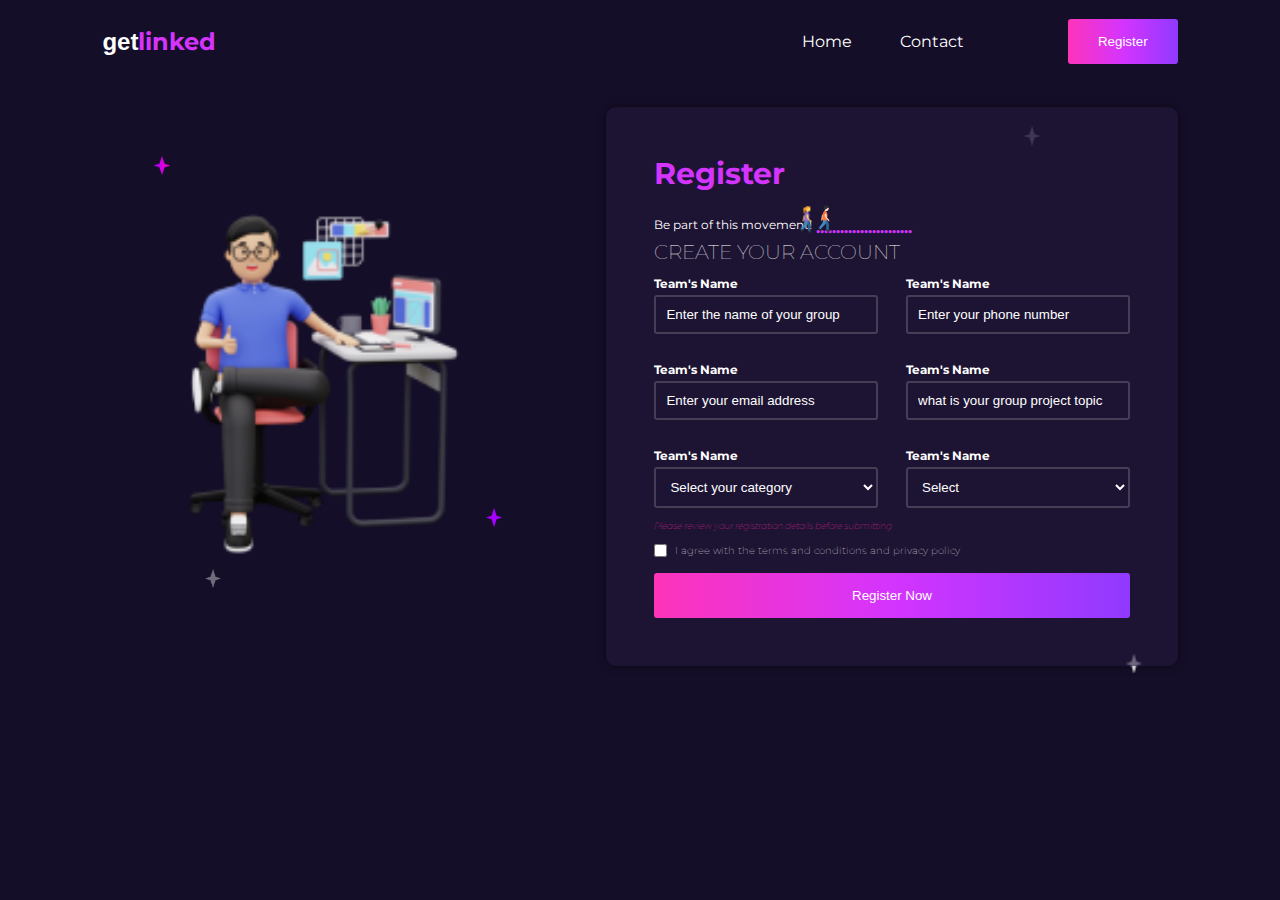
<file: register.html>
<!DOCTYPE html>
<html lang="en">
<head>
    <meta charset="UTF-8">
    <meta name="viewport" content="width=device-width, initial-scale=1.0">
    <title>Document</title>
    <link rel="stylesheet" href="style.css">
    <link href="https://api.fontshare.com/v2/css?f[]=clash-display@400,500,600&f[]=nippo@200&display=swap" rel="stylesheet">
</head>
<body>
    <section class="modal" id="Modal">
        <div class="successbox">
            <div class="success">
                <img src="./image/success.png" alt="">
                <img src="./image/succman.png" alt="">
            </div>
            <h5>Congratulations you have successfully Registered!</h5>
            <p>Yes, it was easy and you did it! check your mail box for next step</p>
            <button onclick="closeModal()">Back</button>
        </div>
    </section>
    <header>
        <section class="b" id="br">
            <h4><span>Register</span></h4>
            <a href="index.html"><h2>get<span>linked</span></h2></a>
            <nav id="navBar">
                <svg width="11" height="11" viewBox="0 0 11 11" fill="none" xmlns="http://www.w3.org/2000/svg" onclick="hideMenu()">
                    <path id="nav-icon" d="M0.307505 10.6925C0.504459 10.8894 0.771552 11 1.05005 11C1.32854 11 1.59563 10.8894 1.79259 10.6925L5.50634 6.97874L9.22009 10.6925C9.41818 10.8838 9.68348 10.9897 9.95886 10.9873C10.2342 10.9849 10.4977 10.8744 10.6924 10.6797C10.8871 10.485 10.9976 10.2216 11 9.94617C11.0024 9.6708 10.8965 9.4055 10.7052 9.20741L6.99142 5.49366L10.7052 1.77991C10.8965 1.58182 11.0024 1.31652 11 1.04114C10.9976 0.765767 10.8871 0.502346 10.6924 0.307617C10.4977 0.112889 10.2342 0.00243378 9.95886 4.1008e-05C9.68348 -0.00235271 9.41818 0.103509 9.22009 0.294824L5.50634 4.00858L1.79259 0.294824C1.5945 0.103509 1.3292 -0.00235271 1.05383 4.1008e-05C0.778448 0.00243378 0.515027 0.112889 0.320299 0.307617C0.12557 0.502346 0.0151142 0.765767 0.0127213 1.04114C0.0103283 1.31652 0.11619 1.58182 0.307505 1.77991L4.02126 5.49366L0.307505 9.20741C0.110609 9.40437 0 9.67146 0 9.94995C0 10.2284 0.110609 10.4955 0.307505 10.6925Z" fill="#F8F8F8"/>
                    </svg>
                <ul>
                    <li id="hom"><a href="index.html">Home</a></li>
                    <li><a href="contact.html">Contact</a></li>
                </ul>
                <a href="register.html"><button type="submit">Register</button></a>
            </nav>
            <svg width="19" height="14" viewBox="0 0 19 14" fill="none" xmlns="http://www.w3.org/2000/svg" onclick="showMenu()">
                <path id="nav-icon" d="M1.35714 0H8.14286C8.50279 0 8.84799 0.1475 9.1025 0.410051C9.35701 0.672601 9.5 1.0287 9.5 1.4C9.5 1.7713 9.35701 2.1274 9.1025 2.38995C8.84799 2.6525 8.50279 2.8 8.14286 2.8H1.35714C0.997206 2.8 0.652012 2.6525 0.397498 2.38995C0.142984 2.1274 0 1.7713 0 1.4C0 1.0287 0.142984 0.672601 0.397498 0.410051C0.652012 0.1475 0.997206 0 1.35714 0ZM10.8571 11.2H17.6429C18.0028 11.2 18.348 11.3475 18.6025 11.6101C18.857 11.8726 19 12.2287 19 12.6C19 12.9713 18.857 13.3274 18.6025 13.5899C18.348 13.8525 18.0028 14 17.6429 14H10.8571C10.4972 14 10.152 13.8525 9.8975 13.5899C9.64298 13.3274 9.5 12.9713 9.5 12.6C9.5 12.2287 9.64298 11.8726 9.8975 11.6101C10.152 11.3475 10.4972 11.2 10.8571 11.2ZM1.35714 5.6H17.6429C18.0028 5.6 18.348 5.7475 18.6025 6.01005C18.857 6.2726 19 6.6287 19 7C19 7.3713 18.857 7.7274 18.6025 7.98995C18.348 8.2525 18.0028 8.4 17.6429 8.4H1.35714C0.997206 8.4 0.652012 8.2525 0.397498 7.98995C0.142984 7.7274 0 7.3713 0 7C0 6.6287 0.142984 6.2726 0.397498 6.01005C0.652012 5.7475 0.997206 5.6 1.35714 5.6Z" fill="white"/>
            </svg>
        </section>
    </header>
    <section class="reg">
        <img class="abs vect1 blink" src="./image/sata gra.png" alt="">
        <img class="abs vect2 blink" src="./image/star.png" alt="">
        <img class="abs vect3 blink" src="./image/star pu.png" alt="">
        <img class="abs vect4 blink" src="./image/star.png" alt="">
        <img class="abs vect5 blink" src="./image/starR.png" alt="">
        <div class="reg-sec">
            <div class="reg-image"><img src="./image/3d-graphic-designer-showing-thumbs-up-png 1.png" alt=""></div>
            <div class="reg-col">
                <h4><span>Register</span></h4>
                <div class="reg-text">
                    <p>Be part of this movement!</p><span>........................</span>
                </div>
                <img class="vect6" src="./image/1f6b6-2640.png" alt="">
                <img class="vect7" src="./image/image_processing20200511-10310-13mnlsx.png" alt="">
                <h5>CREATE YOUR ACCOUNT</h5>
                <div class="reg-form">
                    <span class="col1">
                        <label for="">Team's Name</label>
                        <input type="text" placeholder="Enter the name of your group">
                    </span>
                    <span class="col2">
                        <label for="">Team's Name</label>
                        <input type="number" placeholder="Enter your phone number">
                    </span>
                    <span class="col3">
                        <label for="">Team's Name</label>
                        <input type="email" placeholder="Enter your email address">
                    </span>
                    <span class="col4">
                        <label for="">Team's Name</label>
                        <input type="text" placeholder="what is your group project topic">
                    </span>
                    <span class="col5">
                        <label for="">Team's Name</label>
                        <select name="category">
                            <option value="">Select your category</option>
                        </select>
                    </span>
                    <span class="col6">
                        <label for="">Team's Name</label>
                        <select name="">
                            <option value="">Select</option>
                        </select>
                    </span>
                </div>
                <span><h6>Please review your registration details before submitting</h6></span>
                <div class="check">
                    <input type="checkbox"><h6> I agree with the terms and conditions and privacy policy</h6>
                </div>
                <button type="submit" onclick="openModal()">Register Now</button>
            </div>
        </div>
    </section>
    <script src="./index.js"></script>
</body>
</html>
</file>
<file: style.css>
@import url('https://fonts.googleapis.com/css2?family=ABeeZee:ital@0;1&family=Alex+Brush&family=Alfa+Slab+One&family=Allura&family=Archivo+Black&family=Barlow+Condensed:ital,wght@0,100;0,300;0,400;0,500;1,100;1,400;1,500&family=Bebas+Neue&family=Black+Ops+One&family=Borel&family=Bungee&family=Caveat+Brush&family=Cedarville+Cursive&family=Chakra+Petch:ital,wght@0,300;0,400;0,500;0,600;0,700;1,300;1,400;1,500;1,600&family=Changa:wght@200;300;400;500;600;700;800&family=Concert+One&family=Courgette&family=Creepster&family=Great+Vibes&family=Gruppo&family=Handjet:wght@100;200;300;400;700&family=Imbue:opsz,wght@10..100,200;10..100,300;10..100,400;10..100,500;10..100,600;10..100,700;10..100,800&family=Kalam:wght@300;400;700&family=Kaushan+Script&family=Lobster&family=Lobster+Two&family=Macondo&family=Merienda:wght@300&family=Mitr:wght@200;400;500;600;700&family=Montserrat:ital,wght@0,300;0,600;0,700;0,800;0,900;1,700&family=Orbitron&family=Pacifico&family=Passion+One&family=Pathway+Gothic+One&family=Patrick+Hand&family=Permanent+Marker&family=Philosopher:ital,wght@0,400;0,700;1,400;1,700&family=Poppins:ital,wght@0,100;0,200;0,300;0,400;0,500;0,600;0,700;0,800;1,500;1,600;1,700&family=Press+Start+2P&family=Questrial&family=Recursive:wght@300;400;500;600;700;800&family=Red+Hat+Display:ital,wght@0,300;0,400;0,600;0,700;1,400;1,500;1,600;1,700&family=Righteous&family=Roboto+Mono:wght@200;400;500;600;700&family=Roboto+Slab:wght@400;500;700&family=Roboto:ital,wght@0,400;0,500;0,700;0,900;1,300;1,400;1,500&family=Rubik+Iso&family=Rubik+Mono+One&family=Russo+One&family=Sacramento&family=Saira:wght@100;200;300&family=Satisfy&family=Signika:wght@300;400;500;600;700&family=Space+Mono:ital,wght@0,400;0,700;1,400;1,700&family=Special+Elite&family=Staatliches&family=Stint+Ultra+Expanded&family=Titan+One&family=Wix+Madefor+Display:wght@400;500;600;700;800&family=Yanone+Kaffeesatz:wght@200;300;400;500;600;700&family=Yellowtail&family=Zeyada&display=swap');
*{
    margin: 0;
    padding: 0;
}
body{
    background: #150e28;
}
body::-webkit-scrollbar{
    display: none;
}
header{
    position: sticky;
    position: -webkit-sticky;
    top: 0;
    z-index: 3;
    background: #150e28;
}
.firstsec{
    background: #150e28;
    position: relative;
}
.b a{
    text-decoration: none;
}
.b{
    background: #150e28;
    display: flex;
    padding-block: 1.2rem;
    width: 84%;
    margin: auto;
    justify-content: space-between;
    align-items: center;
    overflow: hidden;
}
.b svg{
    display: none;
}
.b h2{
    color: white;
    font-family: 'Clash Display', sans-serif;
}
.b h2 span{
    color: #d434fe;
}
nav{
    display: flex;
    gap: 5rem;
    align-items: center;
    z-index: 2;
}
nav ul{
    display: flex;
}
nav ul li{
    list-style-type: none;
    padding: 0 1.5rem;
}
nav ul li a{
    text-decoration: none;
    font-family: 'Montserrat', sans-serif;
    font-style: normal;
    color: white;
    cursor: pointer;
}
button{
    color: white;
    border: none;
    padding: 15px 30px;
    border-radius: 3px;
    background-image: linear-gradient(to right,#FE34B9, #D434FE, #903AFF);
    z-index: 2;
    cursor: pointer;
}
button a{
    text-decoration: none;
    color: white;
}
.light{
    width: 100%;
    max-width: 600px;
    min-height: 540px;
    top: 21.8%;
    right: -0.1%;
}
h3{
    text-align: right;
    color: white;
    padding: 1.3rem 4rem 1rem 0;
    font-family: 'Montserrat', sans-serif;
    font-style: italic;
    font-size: 32px;
    border-top: 0.001px solid #ffffff2e;
}
.ab{
    position: absolute;
}
.c{
    padding: 2rem 0 0 0;
    display: flex;
    align-items: center;
    justify-content: right;
}
.c .d{
    flex-basis: 80%;
    padding: 0 0 3rem 8rem;
    z-index: 1;
}
.c img{
    height: 570px;
    width: 100%;
    flex-basis: 80%;
}
.d h1{
    color: white;
    font-size: 80px;
    font-family: 'Clash Display', sans-serif;
}
.d .main-ig{
    display: flex;
    align-items: center;
    column-gap: 1rem;
    width: 100%;
}
.main-ig img{
    width: 100%;
    max-width: 90px;
    height: 90px;
    position: absolute;
    left: 50%;
}
.main-ig .second-img{
    left: 57%;
    height: 50px;
    max-width: 50px;
}
.d span{
    color: #d434fe;
}
.d p{
    color: white;
    padding: 0.1rem 0 0;
    font-size: 15.6px;
    font-family: 'Montserrat', sans-serif;
    font-style: normal;
}
.d button{
    margin: 2.5rem 0 0 0;
}
.f{
    display: flex;
    gap: 1rem;
    padding: 4rem 0 0;
    flex-basis: 60%;
}
.f p{
    font-size: 12px;
}
.f span{
    font-size: 50px;
    color: white;
    font-family: 'Saira', sans-serif;
    font-style: normal;
    font-weight: 400;
}
.abs{
    position: absolute;
    width: 16px;
}
.ve-one{
    width: 16px;
    top: 7%;
    left: 14%;
}
.blink{
    animation: blink linear infinite 1s;
}
@keyframes blink {
    from{
        transform: scale(1.0);
    }
    to{
        transform: scale(0.7);
    }
}
.ve-two{
    width: 16px;
    top: 18%;
    right: 44%;
}
.ve-three{
    width: 16px;
    top: 74%;
    left: 32%;
}
.ig1{
    top: 0%;
    opacity: 0.7;
    background-blend-mode: darken;
}
.ig2{
    width: 25rem;
    right: 0;
    top: 0;
    opacity: 0.7;
}
.ig3{
    position: absolute;
    left: 45%;
    top: 16%;
}
.ig4{
    width: 12rem;
    right: 6%;
    top: 9%;
}
.ig5{
    width: 560px;
    height: 530px;
    right: 2.5%;
    top: 14%;
}
@media (max-width:840px) {
    nav{
        flex-direction: column;
        align-items: normal;
        padding-inline: 40px;
        padding-block: 40px;
        gap: 32px;
        position: absolute;
        top: -440%;
        right: 0;
        background: #150e28;
        width: 76%;
        transition: all 1s;
    }
    nav ul{
        flex-direction: column;
        gap: 12px;
    }
    .b svg{
        display: block;
    }
    h3{
        font-size: 13px;
        padding: 0.7rem 0.7rem 0 0;
    }
    .c{
        flex-direction: column;
        row-gap: 2rem;
    }
    .c .d{
        padding: 0 2rem 0;
        width: 80%;
        text-align: center;
    }
    .d h1{
        font-size: 29px;
    }
    .d button{
        margin: 1.5rem 0 0 0;
    }
    .d .main-ig{
        column-gap: 0.2rem;
        justify-content: center;
    }
    .main-ig img{
        position: relative;
        height: 40px;
        left: 0;
        max-width: 50px;
    }
    .main-ig .second-img{
        left: 0;
        max-width: 30px;
        height: 30px;
    }
    .d p{
        font-size: 9px;
        line-height: 0.8rem;
    }
    .f{
        padding: 2.5rem 0 0;
        text-align: center;
        width: 59%;
        margin: auto;
    }
    .f span{
        font-size: 35px;
    }
    .e{
        height: 350px;
        width: 350px;
        top: 57%;
        left: 7%;
    }
    .ve-one{
        top: 6%;
        left: 32%;
    }
    .ve-two{
        top: 6%;
        right: 16%;
    }
    .ve-three{
        top: 30%;
        left: 70%;
    }
    .ig3{
        width: 1.2rem;
        left: 69.5%;
        top: 6%;
    }
    .ig4{
        width: 5rem;
        right: 4%;
        top: 4%;
    }
    .ig5{
        width: 310px;
        height: 305px;
        right: 9%;
        top: 49%;
    }
    .ig1{
        width: 30rem;
        top: 10%;
        right: 1%;
        opacity: 0.6;
    }
    .ig2{
        width: 25rem;
        top: 20%;
        right: 0;
        opacity: 0.6;
    }
}
.secondsec{
    background-color: #150e28;
    border-top: 0.1px solid #ffffff2e;
    position: relative;
}
.sec{
    width: 80%;
    margin: auto;
    padding: 2rem 0;
    column-gap: 6rem;
    display: flex;
    align-items: center;
}
.sec img{
    flex-basis: 40%;
    width: 100%;
}
.secondsec-col{
    flex-basis: 80%;
}
h4{
    font-size: 30px;
    font-family: 'Clash Display', sans-serif;
    color: white;
}
p{
    font-size: 12px;
    padding: 1.3rem 0 0;
    line-height: 1.5rem;
    font-family: 'Montserrat', sans-serif;
    font-style: normal;
    color: white;
}
h4 span{
    color: #D434FE;
}
.ve-four{
    top: 40%;
    left: 8%;
}
.ve-five{
    top: 36%;
    right: 12%;
}
@media (max-width:700px) {
    .sec{
        flex-direction: column;
        row-gap: 2.5rem;
    }
    .secondsec-col{
        text-align: center;
    }
    .ve-four{
        top: 22%;
        left: 12%;
    }
    .ve-five{
        top: 72%;
        right: 8%;
    }
}
.thirdsec{
    background-color: #150e28;
    border-top: 0.1px solid #ffffff2e;
    position: relative;
}
.thirdsec-col{
    flex-basis: 80%;
}
.thirdsec img{
    max-width: 500px;
}
.vec-five{
    top: 30%;
    right: 70%;
}
.vec-six{
    top: 72%;
    left: 52%;
}
@media (max-width: 700px) {
    .thirdsec .sec{
        flex-direction: column-reverse;
    }
    .thirdsec-col{
        text-align: center;
    }
    .vec-five{
        top: 72%;
        right: 12%;
    }
    .vec-six{
        top: 28%;
        left: 12%;
    }
}
.fourthsec{
    background-color: #150e28;
    border-top: 0.1px solid #ffffff2e;
    position: relative;
}
.fourthsec-col, .fourthsec-col p{
    flex-basis: 80%;
    width: 100%;
    padding: 0.7rem 0 0;
}
p span{
    color: #ff26b9;
}
.fourthsec img{
    max-width: 480px;
}
.fourthsec-col button{
    margin: 2rem 0 0 0;
}
.vec-seven{
    top: 10%;
    left: 18%;
}
.vec-eight{
    top: 50%;
    left: 30%;
}
.vec-nine{
    top: 88%;
    left: 48%;
}
@media (max-width: 700px) {
    .fourthsec-col{
        text-align: center;
    }
    .vec-seven{
        top: 1%;
        left: 48%;
    }
    .vec-eight{
        top: 19%;
        left: 54%;
    }
    .vec-nine{
        top: 92%;
        left: 84%;
    }
}
.fifthsec{
    background-color: #150e28;
    border-top: 0.1px solid #ffffff2e;
    position: relative;
}
.fifthsec-col{
    flex-basis: 80%;
}
.fifthsec .sec img{
    width: 60%;
    max-width: 560px;
}
.questions{
    display: flex;
    align-items: center;
    justify-content: space-between;
    border-bottom: 2px solid #D434FE;
    padding: 1rem 0 0.5rem 0;
}
.questions span{
    font-size: 18px;
    color: #D434FE;
}
.t1{
    top: 10%;
    left: 9%;
}
.t2{
    top: 20%;
    left: 58%;
}
.t3{
    top: 36%;
    left: 40%;
}
.t4{
    top: 52%;
    left: 52%;
}
.t5{
    bottom: 6%;
    right: 16%;
}
@media (max-width: 700px) {
    .questions{
        gap: 6rem;
    }
    .fifthsec-col p{
        font-size: 11px;
        line-height: 0.9rem;
    }
    .fifthsec .sec img{
        width: 100%;
    }
    .fifthsec-col h4, .fifthsec-col p{
        text-align: center;
    }
    .faq p{
        text-align: left;
    }
    .t1{
        top: 4%;
        left: 12%;
    }
    .t2{
        top: 60%;
        left: 46%;
    }
    .t3{
        top: 72%;
        left: 24%;
    }
    .t4{
        top: 84%;
        left: 8%;
    }
    .t5{
        bottom: 6%;
        right: 16%;
    }
}
.sixth-sec{
    border-top: 0.1px solid #ffffff2e;
    font-family: 'Montserrat', sans-serif;
    position: relative;
}
.timeline{
    text-align: center;
    padding-top: 4rem;
    line-height: 1rem;
}
.grid-content1{
    display: grid;
    column-gap: 30px;
    width: 89%;
    margin: auto;
    padding-top: 4rem;
    grid-template-columns: 1fr auto 1fr;
    align-items: end;
    color: white;
}
.content-left p{
    font-size: 16px;
}
.content-right p{
    font-size: 16px;
}
.grid-content2, .grid-content4, .grid-content6{
    display: grid;
    text-align: right;
    width: 90%;
    margin: auto;
    column-gap: 30px;
    padding-top: 0.5rem;
    grid-template-columns: 1fr auto 1fr;
    align-items: end;
    color: white;
}
.grid-content6{
    padding-bottom: 5rem;
}
.grid-content3, .grid-content5{
    display: grid;
    grid-template-columns: 1fr auto 1fr;
    column-gap: 30px;
    width: 90%;
    margin: auto;
    align-items: end;
    padding-top: 0.5rem;
    color: white;
}
.content-right{
    display: grid;
    text-align: right;
    row-gap: 0.1rem;
}
.content-left{
    display: grid;
    text-align: left;
    row-gap: 0.1rem;
}
span p{
    text-align: right;
    color: blueviolet;
    font-weight: 700;
}
.middle{
    display: flex;
    align-items: center;
    justify-content: space-around;
    flex-direction: column;
}
.line{
    background-color: blueviolet;
    width: 0.3rem;
    height: 7rem;
    margin: 0 0 0.4rem 0;
}
.lines{
    background-color: blueviolet;
    width: 0.3rem;
    height: 4rem;
    margin: 0 0 0.4rem 0;
}
.circle p{
    background-color: blueviolet;
    border-radius: 100px;
    padding: 0.5rem;
    width: 1.4rem;
    text-align: center;
}
span{
    color: blueviolet;
    font-weight: 700;
}
.grid-mobile1, .grid-mobile2, .grid-mobile3, .grid-mobile4, .grid-mobile5, .grid-mobile6{
    display: none;
}
.i1{
    top: 20%;
    left: 30%;
}
.i2{
    bottom: 8%;
    left: 20%;
}
.i3{
    top: 55%;
    left: 70%;
}
@media (max-width: 700px) {
    .grid-content1, .grid-content2, .grid-content3, .grid-content4, .grid-content5, .grid-content6{
        display: none;
    }
    .timeline, .timeline p{
        line-height: 0.8rem;
    }
    .grid-mobile1{
        display: grid;
        margin: auto;
        width: 90%;
        grid-template-columns: auto auto;
        padding-top: 2rem;
        column-gap: 0.2rem;
        align-items: center;
    }
    .grid-mobile2, .grid-mobile3{
        display: grid;
        margin: auto;
        width: 90%;
        grid-template-columns: auto auto;
        padding-top: 1rem;
        column-gap: 0.2rem;
        align-items: center;
    }
    .grid-mobile4{
        display: grid;
        margin: auto;
        width: 90%;
        grid-template-columns: auto auto;
        padding-top: 1rem;
        column-gap: 0.2rem;
        align-items: center;
    }
    .grid-mobile5{
        display: grid;
        margin: auto;
        width: 90%;
        grid-template-columns: auto auto;
        padding-top: 1rem;
        column-gap: 0.2rem;
        align-items: center;
    }
    .grid-mobile6{
        display: grid;
        margin: auto;
        width: 90%;
        grid-template-columns: auto auto;
        padding-top: 1rem;
        padding-bottom: 8rem;
        column-gap: 0.2rem;
        align-items: center;
    }
    .col2 h6{
        font-size: 11px;
    }
    .col2 span{
        font-size: 12px;
        font-weight: 700;
    }
    .line{
        background-color: blueviolet;
        width: 0.2rem;
        height: 5rem;
        margin: 0 0 0.3rem 0;
    }
    .circle p{
        background-color: blueviolet;
        border-radius: 100px;
        padding: 0.2rem;
        width: 1rem;
        text-align: center;
    }
    .col2{
        display: flex;
        flex-direction: column;
        width: 100%;
        gap: 0.5rem;
    }
    .i1{
        top: 13%;
        left: 24%;
    }
    .i2{
        bottom: 8%;
        left: 8%;
    }
    .i3{
        top: 48%;
        left: 70%;
    }
}
.sevensec{
    border-top: 1px solid #ffffff2e;
    position: relative;
}
.seven{
    display: flex;
    width: 80%;
    margin: auto;
    gap: 40px;
    padding: 50px 0;
    align-items: center;
}
.seven-text{
    width: 70%;
    margin: auto;
}
.seven-text p{
    line-height: 1rem;
    padding: 1rem 0 0;
}
.seven-image{
    padding-top: 80px;
}
.seven-image img{
    width: 100%;
    max-width: 40rem;
}
.seven-grid p{
    padding: 0;
    line-height: 0.7rem;
}
.s1{
    top: 6%;
    left: 20%;
}
.s2{
    top: 88%;
    left: 25%;
}
.s3{
    top: 32%;
    left: 56%;
}
.s4{
    top: 93%;
    left:78%;
}
.s5{
    top: 44%;
    left: 90%;
}
@media (max-width: 700px) {
    .seven{
        flex-direction: column;
        row-gap: 3rem;
        text-align: center;
    }
    .seven img{
        max-width: 18rem;
    }
    .s1{
        top: 6%;
        left: 20%;
    }
    .s2{
        top: 88%;
        left: 25%;
    }
    .s3{
        top: 32%;
        left: 56%;
    }
    .s4{
        top: 93%;
        left:78%;
    }
    .s5{
        top: 44%;
        left: 90%;
    }
}
.eightsec{
    border-top: 1px solid #ffffff2e;
    position: relative;
}
.eight-content{
    width: 80%;
    margin: auto;
    padding-block: 4rem 6rem;
}
.eight-text{
    text-align: center;
    padding-bottom: 4rem;
}
.eight-image{
    border: 1px solid #D434FE;
    width: 65%;
    margin: auto;
    padding-block: 6rem;
    padding-inline: 8rem;
}
.eight-image img{
    max-width: 45rem;
    width: 100%;
}
.e1{
    top: 25%;
    left: 20%;
}
.e2{
    top: 40%;
    left: 56%;
}
.e3{
    top: 76%;
    left: 55%;
}
@media (max-width: 700px) {
    .eight-image{
        padding: 2rem;
        width: 72%;
    }
    .e1{
        top: 25%;
        left: 20%;
    }
    .e2{
        top: 40%;
        left: 56%;
    }
    .e3{
        top: 76%;
        left: 55%;
    }
}
.ninesec{
    border-top: 1px solid #ffffff2e;
    position: relative;
}
.nine{
    width: 80%;
    margin: auto;
    display: flex;
    gap: 4rem;
    padding: 50px 0;
}
.nine-col{
    flex-basis: 60%;
}
.nine-col h4{
    padding-bottom: 1.5rem;
}
.nine-col p{
    padding-bottom: 3rem;
}
.nine-content{
    border: 2px solid blueviolet;
    border-radius: 10px;
    padding: 50px;
    background-color: #22193aa8;
}
.nine-content p{
    padding-top: 0;
    padding-bottom: 2rem;
}
.nine-content span{
    font-family: 'Montserrat', sans-serif;
    line-height: 2rem;
}
.nine-content h5{
    color: white;
    font-family: 'Montserrat', sans-serif;
    padding-bottom: 1.5rem;
}
.valid{
    display: flex;
    gap: 1rem;
    align-items: start;
}
.valid img{
    width: 20px;
    height: 20px;
}
.valid p{
    padding-bottom: 1rem;
}
.nine-col button{
    margin: 5px 110px 0;
}
.nine-col2 img{
    width: 400px;
}
.nine-col2{
    height: 50rem;
}
.fir{
    position: relative;
    left: 20%;
    top: 5%;
}
.nine-ig{
    position: relative;
    top: -32%;
    left: 18%;
}
.n1{
    top: 5%;
    left: 30%;
}
.n2{
    top: 16%;
    left: 50%;
}
.n3{
    top: 24%;
    left: 80%;
}
.n4{
    top: 72%;
    left: 5%;
}
.n5{
    top: 72%;
    left: 61%;
}
.n6{
    top: 62%;
    left: 67%;
}
.n7{
    top: 77%;
    left: 87%;
}
@media (max-width: 700px) {
    .nine{
        flex-direction: column;
    }
    .nine{
        text-align: center;
        padding: 50px 0;
    }
    .nine-content{
        padding: 20px;
    }
    p{
        font-size: 10px;
        line-height: 0.9rem;
    }
    .nine-col button{
        margin: 5px 30px 0;
    }
    .nine-col2{
        height: 35rem;
    }
    .fir{
        top: 0;
        left: -2%;
    }
    .nine-ig{
        top: -40%;
        left: -3%;
    }
    .nine-col2 img{
        width: 280px;
    }
    .va, .valid{
        text-align: left;
    }
    .va h5{
        font-size: 12px;
    }
    .n1{
        top: 5%;
        left: 30%;
    }
    .n2{
        top: 16%;
        left: 50%;
    }
    .n3{
        top: 24%;
        left: 80%;
    }
    .n4{
        top: 72%;
        left: 5%;
    }
    .n5{
        top: 72%;
        left: 61%;
    }
    .n6{
        top: 62%;
        left: 67%;
    }
    .n7{
        top: 77%;
        left: 87%;
    }
}
.footer{
    border-top: 1px solid #ffffff2e;
    position: relative;
}
.footer span{
    font-family: 'Montserrat', sans-serif;
}
.footer-content{
    display: grid;
    grid-template-columns: auto auto auto;
    column-gap: 5rem;
    width: 80%;
    margin: auto;
    padding: 50px 0 30px;
}
h2{
    color: white;
    font-family: 'Clash Display', sans-serif;
}
.below{
    display: flex;
    padding-top: 4em;
    gap: 1rem;
    align-items: center;
}
.below p{
    border-right: 3px solid blueviolet;
    padding-top: 0;
    padding-right: 13px;
    line-height: 1rem;
}
.second-footer-content p{
    line-height: 0.7rem;
}
.below2{
    display: flex;
    align-items: end;
    gap: 1rem;
    padding-top: 1rem;
}
.below3{
    text-align: center;
    padding-bottom: 20px;
}
.f1{
    top: 24%;
    left: 6%;
}
.f2{
    top: 72%;
    left: 46%;
}
.f3{
    top: 16%;
    left: 68%;
}
.f4{
    top: 60%;
    left: 92%;
}
@media (max-width: 700px) {
    .footer-content{
        grid-template-columns: auto;
        row-gap: 4rem;
    }
    svg{
        width: 16px;
        height: 16px;
    }
    .f1{
        top: 24%;
        left: 6%;
    }
    .f2{
        top: 72%;
        left: 46%;
    }
    .f3{
        top: 16%;
        left: 68%;
    }
    .f4{
        top: 60%;
        left: 92%;
    }
}
/* -------------------------------------------Registration----------------------------------------------- */
.reg{
    position: relative;
}
/* nav ul li a span{
    background-image: linear-gradient(to right,#FE34B9, #D434FE, #903AFF);
    color: transparent;
    background-clip: text;
    -webkit-background-clip: text;
} */
.b h4{
    display: none;
}
.reg-sec{
    display: flex;
    margin: auto;
    width: 84%;
    align-items: center;
    column-gap: 4rem;
    padding: 24px 0;
}
.reg-col{
    flex-basis: 60%;
    background-color: #22193aa8;
    box-shadow: 0 0 10px rgba(0, 0, 0, 0.411);
    border-radius: 10px;
    padding: 3rem;
    z-index: 1;
}
.reg-col h5{
    font-family: 'Montserrat', sans-serif;
    font-size: 20px;
    font-weight: 100;
    color: white;
    margin: 0.2rem 0 0.7rem 0;
}
.reg-text{
    display: flex;
    align-items: end;
    gap: 0.2rem;
}
.reg-text span{
    color: #D434FE;
}
.reg-form{
    display: grid;
    grid-template-columns: repeat(2, 1fr);
    gap: 28px;
}
.reg-form span{
    display: grid;
    gap: 4px;
    width: 100%;
}
.reg-form span label{
    font-family: 'Montserrat', sans-serif;
    font-style: normal;
    color: white;
    font-size: 12px;
}
input{
    background-color: transparent;
    border: 2px solid #ffffff2e;
    padding: 10px 10px 10px;
    border-radius: 3px;
    outline: none;
    color: white;
}
select{
    background-color: transparent;
    border: 2px solid #ffffff2e;
    padding: 10px 10px 10px;
    border-radius: 3px;
    outline: none;
    color: white;
}
.reg-form span select option{
    padding: 5px;
}
::placeholder{
    color: white;
}
span h6{
    color: #ff26b9;
    font-family: 'Montserrat', sans-serif;
    font-style: italic;
    margin: 0.8rem 0 0 0;
    font-size: 9px;
}
.reg-col button{
    width: 100%;
}
.reg-image img{
    width: 440px;
}
.check{
    display: flex;
    align-items: center;
    gap: 0.5rem;
    margin: 0.8rem 0 1rem 0;
}
input[type=checkbox]{
    accent-color: #D434FE;
}
h6{
    color: white;
    font-family: 'Montserrat', sans-serif;
    font-style: normal;
    font-size: 10px;
    font-weight: 100;
}
.vect1{
    top: 12%;
    left: 12%;
}
.vect2{
    top: 80%;
    left: 16%;
}
.vect3{
    top: 70%;
    left: 38%;
}
.vect4{
    top: 7%;
    left: 80%;
}
.vect5{
    top: 94%;
    left: 88%;
}
.vect6{
    position: absolute;
    top: 20%;
    left: 62%;
    width: 28px;
}
.vect7{
    position: absolute;
    top: 20%;
    left: 63.4%;
    width: 28px;
}
.modal{
    background: #150e28cb;
    width: 100%;
    height: 100vh;
    backdrop-filter: blur(5px);
    display: flex;
    align-items: center;
    justify-content: center;
    position: absolute;
    top: -50%;
    z-index: 10;
    visibility: hidden;
    transform: scale(0.4);
}
.open-modal{
    top: 0%;
    position: sticky;
    visibility: visible;
    transform: scale(1.0);
    overflow-y: scroll;
}
.open-modal::-webkit-scrollbar{
    display: none;
}
.successbox{
    border: 1px solid #D434FE;
    border-radius: 8px;
    padding: 44px 36px;
    text-align: center;
    width: 100%;
    max-width: 500px;
    font-family: 'Montserrat', sans-serif;
}
.success{
    display: flex;
    justify-content: center;
}
.success img{
    position: relative;
}
.success img:nth-child(1){
    left: 10%;
    z-index: 1;
}
.success img:nth-child(2){
    right: 10%;
}
.successbox h5{
    color: #ffffff;
    font-size: 32px;
}
.successbox p{
    margin-top: 4px;
    padding-top: 0px;
}
.successbox button{
    width: 100%;
    margin-top: 20px;
}
@media (max-width: 700px) {
    #br h2{
        display: none;
    }
    .b h4{
        display: block;
    }
    .reg-sec{
        flex-direction: column;
    }
    .reg-col{
        flex-basis: 100%;
        background-color: transparent;
        box-shadow: none;
        border-radius: 0px;
        padding: 0rem;
    }
    .reg-image img{
        width: 340px;
    }
    .reg-col h4{
        display: none;
    }
    .reg-form{
        gap: 20px;
    }
    .col1, .reg-form .col2, .col3, .col4{
        grid-column: span 2;
    }
    .vect1{
        top: 12%;
        left: 12%;
    }
    .vect2{
        top: 80%;
        left: 4%;
    }
    .vect3{
        top: 68%;
        left: 38%;
    }
    .vect4{
        top: 7%;
        left: 80%;
    }
    .vect5{
        top: 87%;
        left: 84%;
    }
    .vect6{
        position: absolute;
        top: 34%;
        left: 51%;
        width: 28px;
    }
    .vect7{
        position: absolute;
        top: 34%;
        left: 56%;
        width: 28px;
    }
    .successbox{
        padding: 28px 20px;
        margin: auto;
        width: 72%;
    }
    .success img{
        position: relative;
    }
    .success img:nth-child(1){
        left: 16%;
        width: 160px;
        height: 160px;
    }
    .success img:nth-child(2){
        right: 16%;
        width: 160px;
        height: 160px;
    }
    .successbox h5{
        font-size: 16px;
    }
    .successbox p{
        font-size: 12px;
    }
    .successbox button{
        width: 100%;
        margin-top: 20px;
    }
}
/* -------------------------------------contact page------------------------------------- */
.con{
    position: relative;
}
.con-sec{
    display: flex;
    width: 84%;
    margin: auto;
    padding-block: 24px;
}
.mobile-contact{
    display: none;
}
.concol{
    display: grid;
    grid-template-columns: auto;
    row-gap: 1.5rem;
    flex-basis: 50%;
    background-color: #22193aa8;
    box-shadow: 0 0 10px rgba(0, 0, 0, 0.411);
    border-radius: 10px;
    padding: 4rem;
    z-index: 1;
}
.con-col{
    flex-basis: 60%;
}
.svg1{
    display: flex;
    align-items: center;
    column-gap: 1rem;
    margin-top: 0.5rem;
}
span{
    color: #D434FE;
    font-family: 'Montserrat', sans-serif;
}
.concol input, .concol textarea{
    background-color: transparent;
    outline: none;
    border: 1px solid white;
    border-radius: 7px;
    padding: 0.7rem;
    color: white;
}
::placeholder{
    color: white;
}
.concol button{
    width: 40%;
    margin: auto;
}
.con1{
    top: 0%;
    left: 11%;
}
.con2{
    top: 80%;
    left: 47.8%;
}
.con3{
    bottom: 3%;
    right: 7%;
}
.con4{
    top: 1%;
    right: 15%;
}
@media (max-width: 700px) {
    .con{
        display: none;
    }
    .mobile-contact{
        display: block;
        position: relative;
    }
    .contact-content{
        margin: auto;
        width: 80%;
        padding: 40px 0;
        line-height: 1.1rem;
    }
    .contact-content #next{
        width: 30px;
        height: 30px;
        padding-bottom: 30px;
    }
    h4 span{
        font-size: 16px;
    }
    .mobile-contact p{
        line-height: 0.8rem;
        padding-bottom: 1.3rem;
    }
    .mobile-con-col{
        display: grid;
        grid-template-columns: auto;
        row-gap: 1.2rem;
    }
    .mobile-con-col input, .mobile-con-col textarea{
        padding: 0.8rem;
        background-color: transparent;
        outline: none;
        border: 1px solid white;
        border-radius: 6px;
        color: white;
    }
    ::placeholder{
        color: white;
    }
    .mobile-con-col button{
        width: 40%;
        margin: auto;
    }
    .contact-footer{
        display: grid;
        row-gap: 0.1rem;
        text-align: center;
        padding-block: 20px 0;
    }
    .contact-footer .svg1{
        width: 32%;
        margin: auto;
        column-gap: 0.5rem;
    }
    .con1{
        top: 12%;
        left: 11%;
    }
    .con2{
        top: 78%;
        left: 16%;
    }
    .con3{
        bottom: 6%;
        right: 7%;
    }
    .con4{
        top: 28%;
        right: 15%;
    }
    .abs{
        width: 12px;
    }
}
</file>
